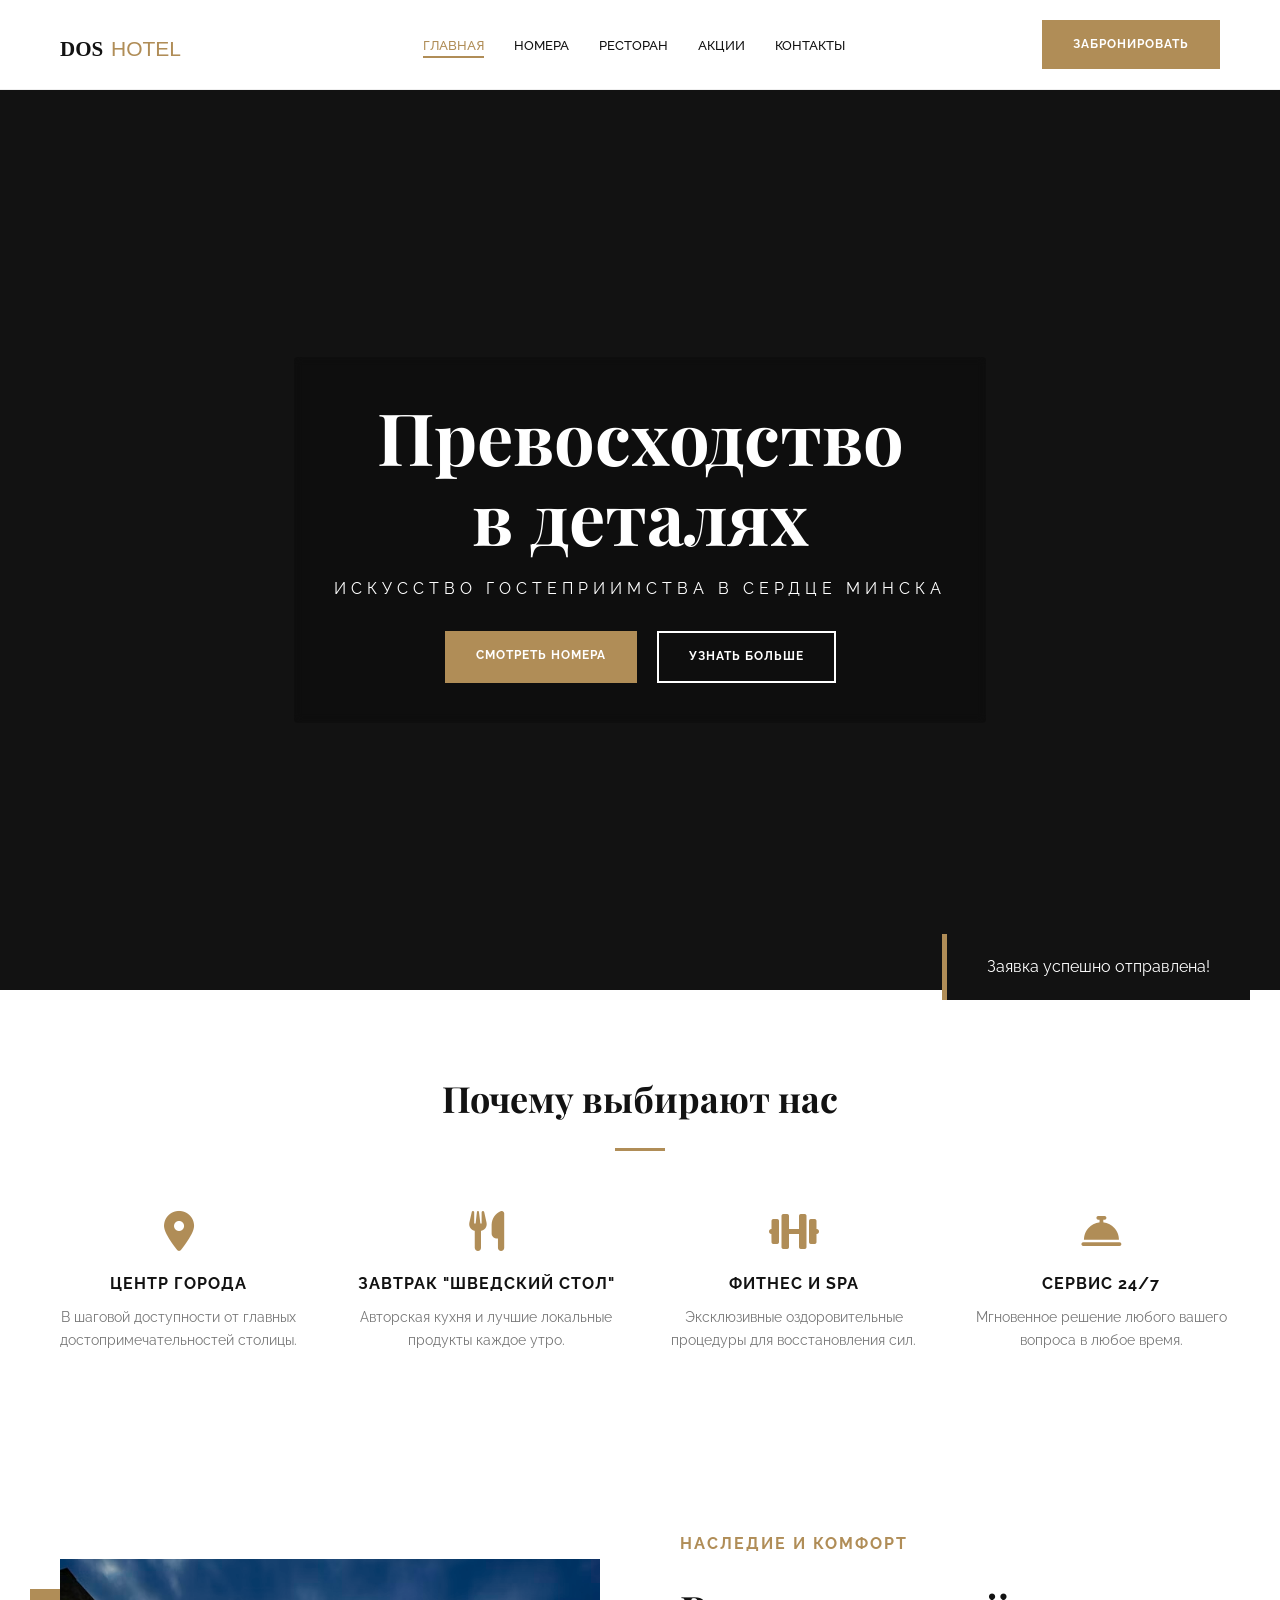
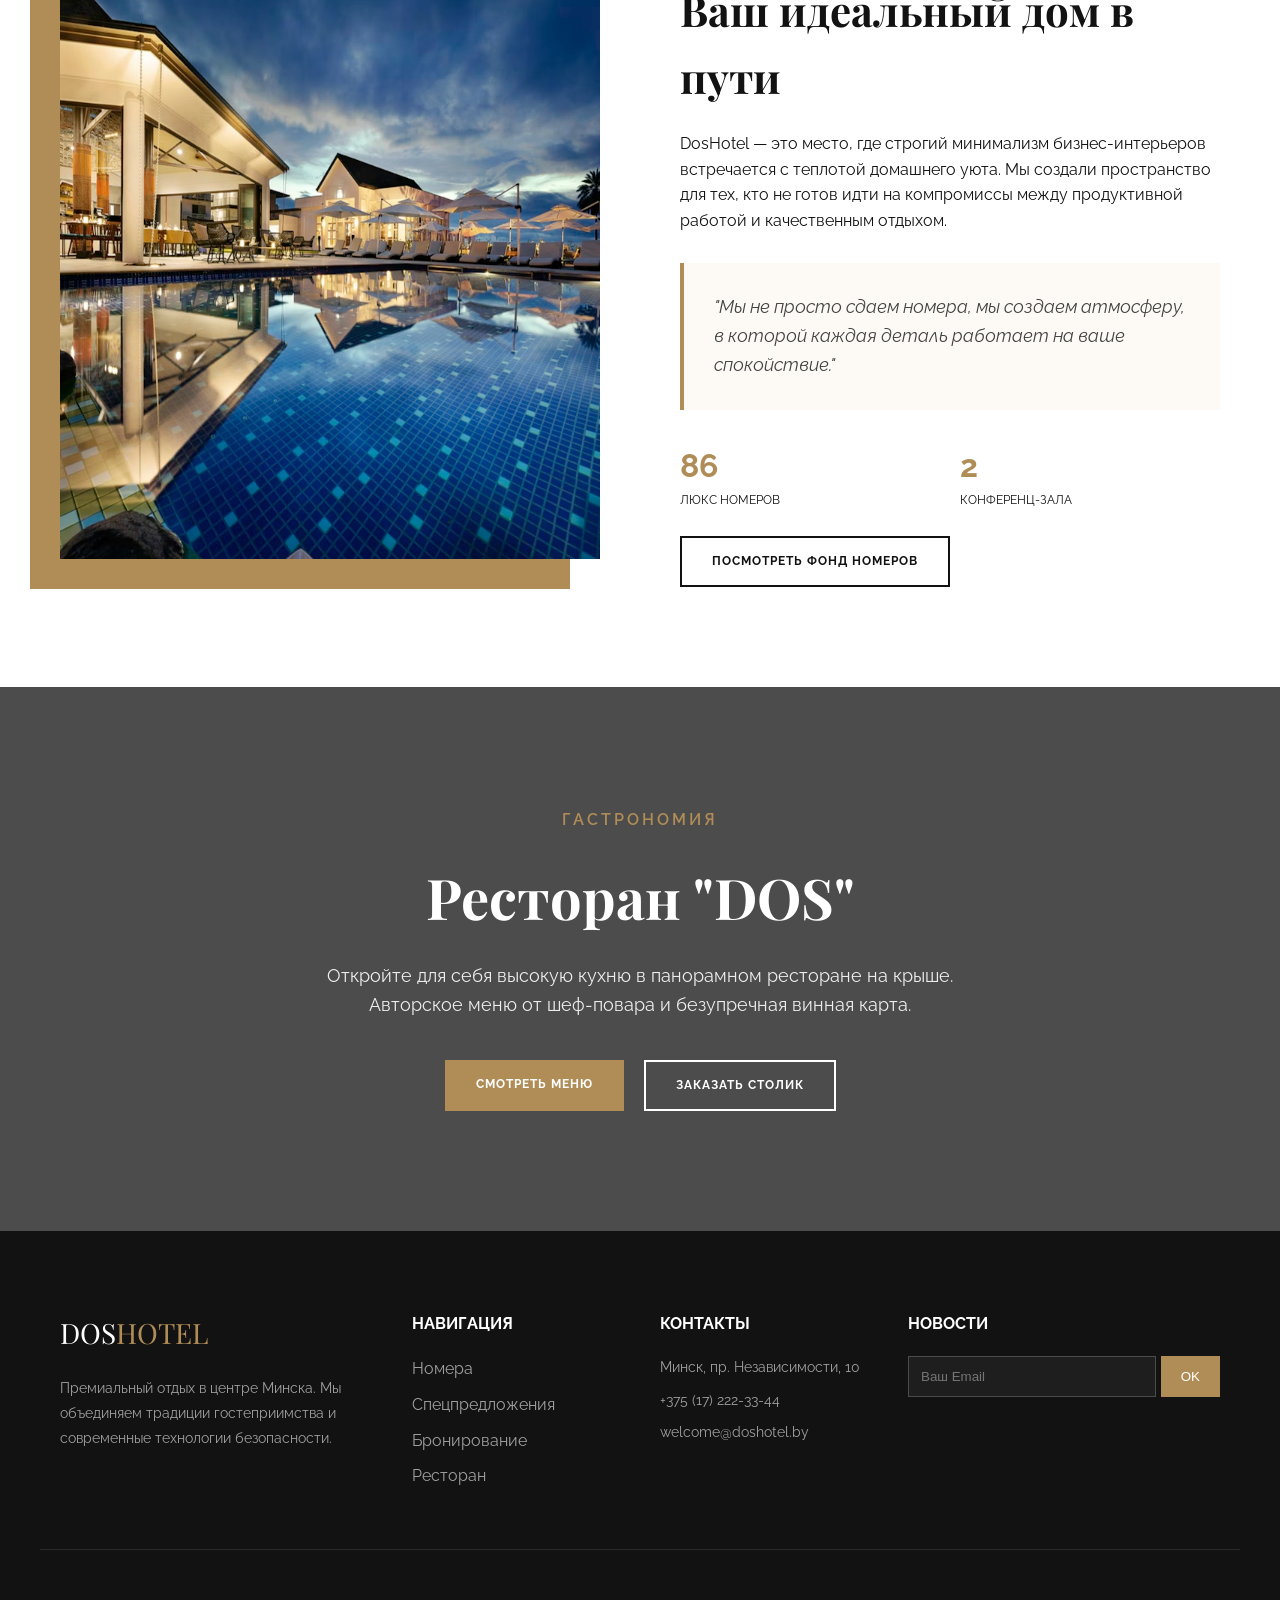
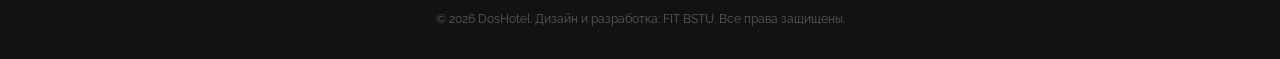
<file: index.html>
<!DOCTYPE html>
<html lang="ru">

<head>
    <meta charset="UTF-8">
    <meta name="viewport" content="width=device-width, initial-scale=1.0">
    <title>DosHotel | Официальный сайт</title>
    <link rel="stylesheet" href="style.css">
    <link rel="stylesheet" href="https://cdnjs.cloudflare.com/ajax/libs/font-awesome/6.0.0/css/all.min.css">
</head>

<body>

    <header class="main-header">
    <div class="container nav-flex">
        <a href="index.html" class="logo">
            <img src="logo.svg" alt="DosHotel" style="height: 30px; width: auto; vertical-align: middle;">
        </a>
        <nav>
            <ul class="nav-menu">
                <li><a href="index.html">Главная</a></li>
                <li><a href="rooms.html">Номера</a></li>
                <li><a href="restaurant.html">Ресторан</a></li>
                <li><a href="offers.html">Акции</a></li>
                <li><a href="contacts.html">Контакты</a></li>
            </ul>
        </nav>
        <a href="booking.html" class="btn btn-gold">Забронировать</a>
        <button class="burger" type="button" aria-label="Открыть меню">
            <span></span>
            <span></span>
            <span></span>
        </button>
    </div>
</header>

    <section class="hero-slider">
        <div class="slide"></div>
        <div class="slide"></div>
        <div class="slide"></div>
        <div class="slide"></div>

        <div class="hero-content">
            <div class="container"
                style="background: rgba(0,0,0,0.2); padding: 40px; backdrop-filter: blur(4px); border-radius: 4px;">
                <h1 style="font-family: 'Playfair Display'; font-size: 72px; line-height: 1.1;">Превосходство <br> в
                    деталях</h1>
                <p style="letter-spacing: 5px; text-transform: uppercase; margin: 20px 0;">Искусство гостеприимства в
                    сердце Минска</p>
                <div style="margin-top: 30px; display: flex; gap: 20px; justify-content: center;">
                    <a href="rooms.html" class="btn btn-gold">Смотреть номера</a>
                    <a href="#about" class="btn btn-outline" style="color: white; border-color: white;">Узнать
                        больше</a>
                </div>
            </div>
        </div>
    </section>

    <section class="features container">
        <div style="text-align: center; margin-bottom: 60px;">
            <h2 style="font-family: 'Playfair Display'; font-size: 36px;">Почему выбирают нас</h2>
            <div style="width: 50px; height: 3px; background: #b08d57; margin: 20px auto;"></div>
        </div>
        <div class="features-grid">
            <div class="feature-item">
                <i class="fas fa-map-marker-alt"></i>
                <h4>Центр города</h4>
                <p>В шаговой доступности от главных достопримечательностей столицы.</p>
            </div>
            <div class="feature-item">
                <i class="fas fa-utensils"></i>
                <h4>Завтрак "Шведский стол"</h4>
                <p>Авторская кухня и лучшие локальные продукты каждое утро.</p>
            </div>
            <div class="feature-item">
                <i class="fas fa-dumbbell"></i>
                <h4>Фитнес и SPA</h4>
                <p>Эксклюзивные оздоровительные процедуры для восстановления сил.</p>
            </div>
            <div class="feature-item">
                <i class="fas fa-concierge-bell"></i>
                <h4>Сервис 24/7</h4>
                <p>Мгновенное решение любого вашего вопроса в любое время.</p>
            </div>
        </div>
    </section>

    <section id="about" class="hotel-story" style="padding: 100px 0; background: #fff;">
        <div class="container">
            <div class="story-grid"
                style="display: grid; grid-template-columns: 1fr 1fr; gap: 80px; align-items: center;">
                <div class="about-img"
                    style="height: 600px; background: url(img/index1.png) center/cover; box-shadow: -30px 30px 0 #b08d57;">
                </div>
                <div class="story-text">
                    <span style="color: #b08d57; font-weight: 700; letter-spacing: 2px;">НАСЛЕДИЕ И КОМФОРТ</span>
                    <h2 style="font-family: 'Playfair Display'; font-size: 42px; margin: 20px 0;">Ваш идеальный дом в
                        пути</h2>
                    <p>DosHotel — это место, где строгий минимализм бизнес-интерьеров встречается с теплотой домашнего
                        уюта. Мы создали пространство для тех, кто не готов идти на компромиссы между продуктивной
                        работой и качественным отдыхом.</p>

                    <div style="margin: 30px 0; padding: 30px; background: #fdfaf5; border-left: 4px solid #b08d57;">
                        <p style="font-style: italic; font-size: 18px; color: #444;">"Мы не просто сдаем номера, мы
                            создаем атмосферу, в которой каждая деталь работает на ваше спокойствие."</p>
                    </div>

                    <div class="stats-grid" style="display: grid; grid-template-columns: 1fr 1fr; gap: 20px;">
                        <div>
                            <h3 style="color: #b08d57; font-size: 32px;">86</h3>
                            <p style="font-size: 12px; text-transform: uppercase;">Люкс номеров</p>
                        </div>
                        <div>
                            <h3 style="color: #b08d57; font-size: 32px;">2</h3>
                            <p style="font-size: 12px; text-transform: uppercase;">Конференц-зала</p>
                        </div>
                    </div>
                    <br>
                    <a href="rooms.html" class="btn btn-outline">Посмотреть фонд номеров</a>
                </div>
            </div>
        </div>
    </section>

    <section class="home-restaurant"
        style="padding: 120px 0; background: linear-gradient(rgba(0,0,0,0.7), rgba(0,0,0,0.7)), url(img/index2.png) center/cover fixed; color: white; text-align: center;">
        <div class="container">
            <span
                style="color: #b08d57; text-transform: uppercase; letter-spacing: 3px; font-weight: 600;">Гастрономия</span>
            <h2 style="font-family: 'Playfair Display'; font-size: 56px; margin: 20px 0;">Ресторан "DOS"</h2>
            <p style="max-width: 700px; margin: 0 auto 40px; opacity: 0.9; font-size: 18px;">
                Откройте для себя высокую кухню в панорамном ресторане на крыше. Авторское меню от шеф-повара и
                безупречная винная карта.
            </p>
            <div style="display: flex; gap: 20px; justify-content: center;">
                <a href="restaurant.html" class="btn btn-gold">Смотреть меню</a>
                <a href="contacts.html" class="btn btn-outline" style="border-color: white; color: white;">Заказать
                    столик</a>
            </div>
        </div>
    </section>

    <footer class="main-footer">
        <div class="container footer-grid">
            <div>
                <a href="#" class="logo" style="color: white;">DOS<span>HOTEL</span></a>
                <p style="margin-top: 20px; font-size: 14px; line-height: 1.8;">Премиальный отдых в центре Минска. Мы
                    объединяем традиции гостеприимства и современные технологии безопасности.</p>
            </div>
            <div>
                <h4>Навигация</h4>
                <ul>
                    <li><a href="rooms.html">Номера</a></li>
                    <li><a href="offers.html">Спецпредложения</a></li>
                    <li><a href="booking.html">Бронирование</a></li>
                    <li><a href="restaurant.html">Ресторан</a></li>
                </ul>
            </div>
            <div>
                <h4>Контакты</h4>
                <p style="font-size: 14px; margin-bottom: 10px;">Минск, пр. Независимости, 10</p>
                <p style="font-size: 14px; margin-bottom: 10px;">+375 (17) 222-33-44</p>
                <p style="font-size: 14px;">welcome@doshotel.by</p>
            </div>
            <div>
                <h4>Новости</h4>
                <form style="margin-top: 15px; display: flex; gap: 5px;">
                    <input type="email" placeholder="Ваш Email"
                        style="background: rgba(255,255,255,0.05); border: 1px solid rgba(255,255,255,0.2); padding: 12px; color: white; flex: 1;">
                    <button class="btn-gold" style="padding: 12px 20px; cursor: pointer; border: none;">OK</button>
                </form>
            </div>
        </div>
        <div class="container" style="text-align: center; margin-top: 60px; font-size: 12px; opacity: 0.5;">
            &copy; 2026 DosHotel. Дизайн и разработка: FIT BSTU. Все права защищены.
        </div>
    </footer>

    <div id="toast" class="toast">Заявка успешно отправлена!</div>
    <script src="script.js"></script>
</body>

</html>
</file>
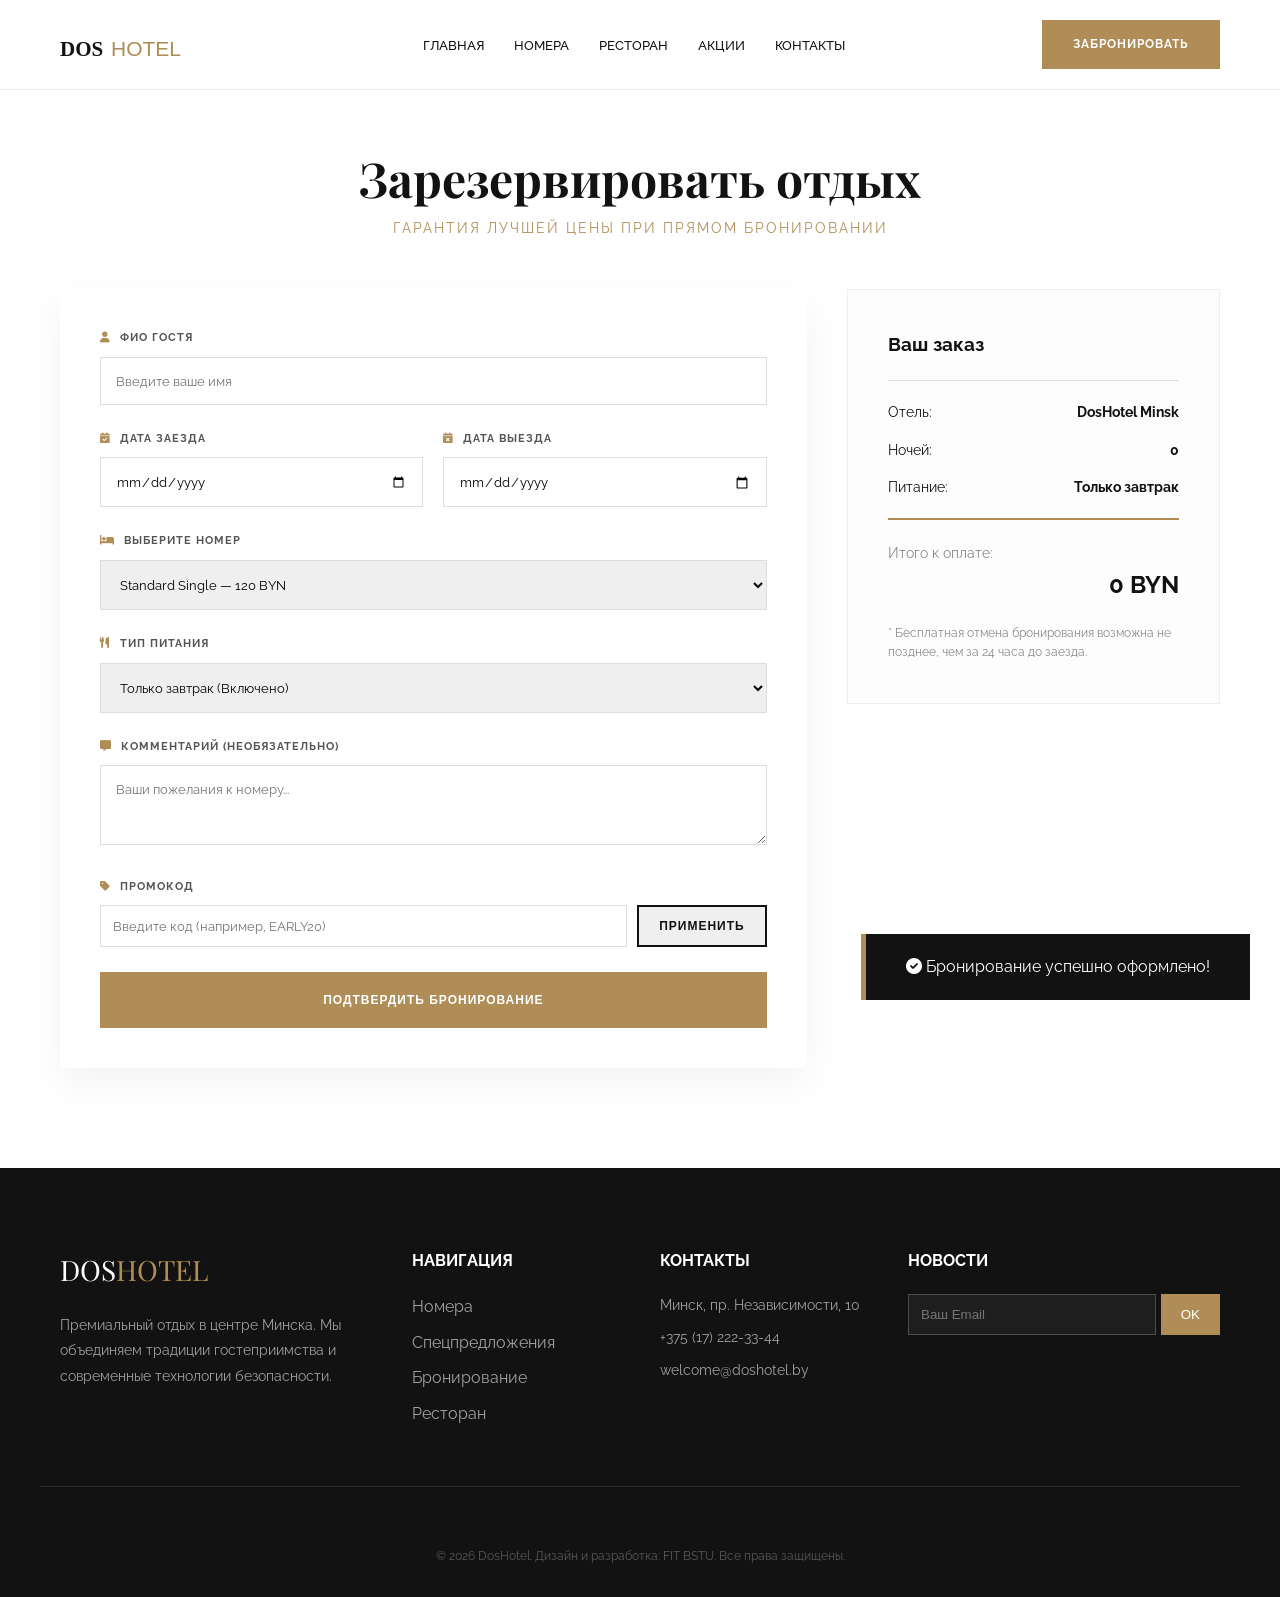
<file: booking.html>
<!DOCTYPE html>
<html lang="ru">

<head>
    <meta charset="UTF-8">
    <meta name="viewport" content="width=device-width, initial-scale=1.0">
    <title>Бронирование | DosHotel — Официальный сайт</title>
    <link rel="stylesheet" href="style.css">
    <link rel="stylesheet" href="https://cdnjs.cloudflare.com/ajax/libs/font-awesome/6.0.0/css/all.min.css">
</head>

<body class="page-sticky-footer">

    <header class="main-header">
        <div class="container nav-flex">
            <a href="index.html" class="logo">
                <img src="logo.svg" alt="DosHotel" style="height: 30px; width: auto; vertical-align: middle;">
            </a>
            <nav>
                <ul class="nav-menu">
                    <li><a href="index.html">Главная</a></li>
                    <li><a href="rooms.html">Номера</a></li>
                    <li><a href="restaurant.html">Ресторан</a></li>
                    <li><a href="offers.html">Акции</a></li>
                    <li><a href="contacts.html">Контакты</a></li>
                </ul>
            </nav>
            <a href="booking.html" class="btn btn-gold">Забронировать</a>
            <button class="burger" type="button" aria-label="Открыть меню">
                <span></span>
                <span></span>
                <span></span>
            </button>
        </div>
    </header>

    <main class="booking-page">
        <div class="container">
            <div class="booking-header" style="text-align: center; margin-bottom: 50px; padding-top: 50px;">
                <h1 style="font-family: 'Playfair Display'; font-size: 48px;">Зарезервировать отдых</h1>
                <p style="color: #b08d57; letter-spacing: 2px; text-transform: uppercase; font-size: 14px;">Гарантия
                    лучшей цены при прямом бронировании</p>
            </div>

            <div class="booking-wrapper">
                <div class="form-container">
                    <form id="bookingForm">
                        <div class="form-group">
                            <label><i class="fas fa-user"></i> ФИО Гостя</label>
                            <input type="text" placeholder="Введите ваше имя" required>
                        </div>

                        <div style="display: grid; grid-template-columns: 1fr 1fr; gap: 20px;">
                            <div class="form-group">
                                <label><i class="fas fa-calendar-check"></i> Дата заезда</label>
                                <input type="date" id="checkIn" required>
                            </div>
                            <div class="form-group">
                                <label><i class="fas fa-calendar-times"></i> Дата выезда</label>
                                <input type="date" id="checkOut" required>
                            </div>
                        </div>

                        <div class="form-group">
                            <label><i class="fas fa-bed"></i> Выберите номер</label>
                            <select id="roomType" style="width: 100%; padding: 15px; border: 1px solid #ddd;">
                                <option value="120">Standard Single — 120 BYN</option>
                                <option value="180">Superior Double — 180 BYN</option>
                                <option value="250">Business Studio — 250 BYN</option>
                                <option value="350">Family Suite — 350 BYN</option>
                                <option value="500">Loft Apartment — 500 BYN</option>
                                <option value="950">Royal Lux — 950 BYN</option>
                            </select>
                        </div>

                        <div class="form-group">
                            <label><i class="fas fa-utensils"></i> Тип питания</label>
                            <select id="mealType" style="width: 100%; padding: 15px; border: 1px solid #ddd;">
                                <option value="0">Только завтрак (Включено)</option>
                                <option value="40">Полупансион (Завтрак + Ужин) — 40 BYN/день</option>
                                <option value="75">Полный пансион (3-х разовое) — 75 BYN/день</option>
                                <option value="120">All Inclusive — 120 BYN/день</option>
                            </select>
                        </div>

                        <div class="form-group">
                            <label><i class="fas fa-comment-alt"></i> Комментарий (необязательно)</label>
                            <textarea rows="3" placeholder="Ваши пожелания к номеру..."></textarea>
                        </div>

                        <div class="form-group">
                            <label><i class="fas fa-tag"></i> Промокод</label>
                            <div style="display: flex; gap: 10px;">
                                <input type="text" id="promoCode" placeholder="Введите код (например, EARLY20)"
                                    style="flex: 1; padding: 12px; border: 1px solid #ddd;">
                                <button type="button" id="applyPromo" class="btn btn-outline"
                                    style="padding: 10px 20px;">Применить</button>
                            </div>
                            <small id="promoMessage" style="display: block; margin-top: 5px; font-size: 12px;"></small>
                        </div>

                        <button type="submit" class="btn btn-gold" style="width: 100%; padding: 20px;">
                            Подтвердить бронирование
                        </button>
                    </form>
                </div>

                <aside class="booking-summary">
                    <h3>Ваш заказ</h3>
                    <hr style="border: none; border-top: 1px solid #ddd; margin: 20px 0;">

                    <div class="summary-item">
                        <span>Отель:</span>
                        <strong>DosHotel Minsk</strong>
                    </div>
                    <div class="summary-item">
                        <span>Ночей:</span>
                        <strong id="nightsCount">0</strong>
                    </div>
                    <div class="summary-item">
                        <span>Питание:</span>
                        <strong id="mealSummary">Только завтрак</strong>
                    </div>

                    <div class="summary-item" id="discountItem"
                        style="display: none; color: #e74c3c; margin-top: 10px;">
                        <span>Скидка:</span>
                        <strong id="discountValue">0 BYN</strong>
                    </div>

                    <div class="total-price-block"
                        style="margin-top: 20px; padding-top: 20px; border-top: 2px solid #b08d57;">
                        <span>Итого к оплате:</span>
                        <div style="display: flex; flex-direction: column; align-items: flex-end;">
                            <del id="oldPrice"
                                style="color: #888; font-size: 16px; display: none; margin-bottom: 5px;">0 BYN</del>
                            <h2 id="totalPrice" style="margin: 0;">0 BYN</h2>
                        </div>
                    </div>

                    <p style="font-size: 12px; color: #888; margin-top: 20px;">
                        * Бесплатная отмена бронирования возможна не позднее, чем за 24 часа до заезда.
                    </p>
                </aside>
            </div>
        </div>
    </main>

    <div id="toast" class="toast">
        <i class="fas fa-check-circle"></i> Бронирование успешно оформлено!
    </div>

    <footer class="main-footer">
        <div class="container footer-grid">
            <div>
                <a href="#" class="logo" style="color: white;">DOS<span>HOTEL</span></a>
                <p style="margin-top: 20px; font-size: 14px; line-height: 1.8;">Премиальный отдых в центре Минска. Мы
                    объединяем традиции гостеприимства и современные технологии безопасности.</p>
            </div>
            <div>
                <h4>Навигация</h4>
                <ul>
                    <li><a href="rooms.html">Номера</a></li>
                    <li><a href="offers.html">Спецпредложения</a></li>
                    <li><a href="booking.html">Бронирование</a></li>
                    <li><a href="restaurant.html">Ресторан</a></li>
                </ul>
            </div>
            <div>
                <h4>Контакты</h4>
                <p style="font-size: 14px; margin-bottom: 10px;">Минск, пр. Независимости, 10</p>
                <p style="font-size: 14px; margin-bottom: 10px;">+375 (17) 222-33-44</p>
                <p style="font-size: 14px;">welcome@doshotel.by</p>
            </div>
            <div>
                <h4>Новости</h4>
                <form id="subscribeForm" style="margin-top: 15px; display: flex; gap: 5px;">
                    <input type="email" placeholder="Ваш Email" required
                        style="background: rgba(255,255,255,0.05); border: 1px solid rgba(255,255,255,0.2); padding: 12px; color: white; flex: 1;">
                    <button type="submit" class="btn-gold"
                        style="padding: 12px 20px; cursor: pointer; border: none;">OK</button>
                </form>
            </div>
        </div>
        <div class="container" style="text-align: center; margin-top: 60px; font-size: 12px; opacity: 0.5;">
            &copy; 2026 DosHotel. Дизайн и разработка: FIT BSTU. Все права защищены.
        </div>
    </footer>

    <script src="script.js"></script>
</body>

</html>
</file>
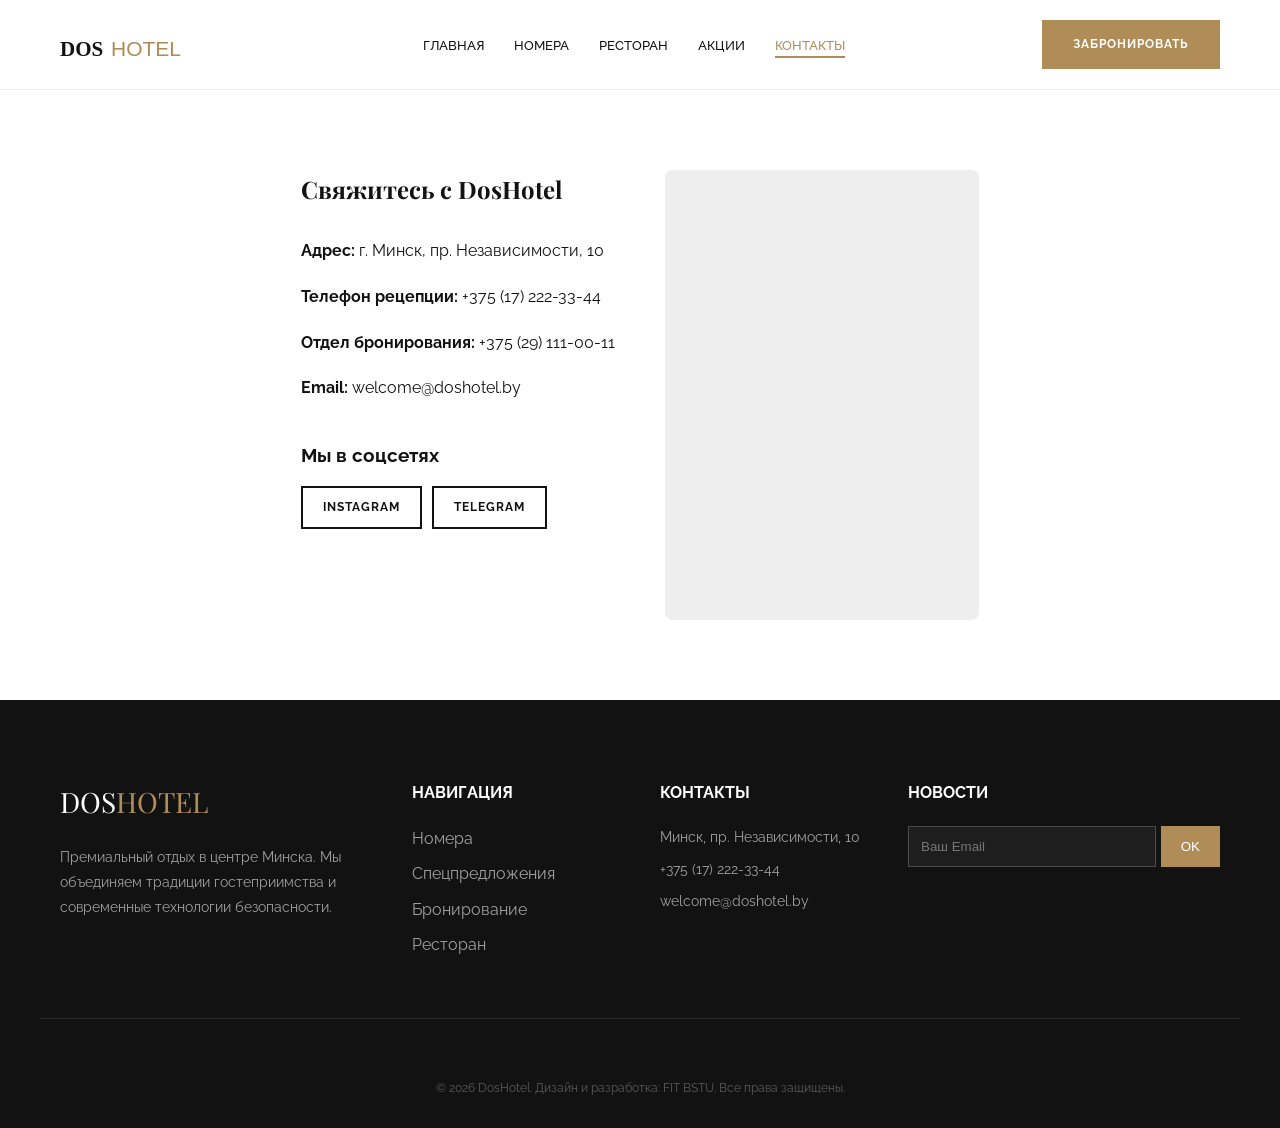
<file: contacts.html>
<!DOCTYPE html>
<html lang="ru">

<head>
    <meta charset="UTF-8">
    <meta name="viewport" content="width=device-width, initial-scale=1.0">
    <title>Контакты | DosHotel</title>
    <link rel="stylesheet" href="style.css">
</head>

<body class="page-sticky-footer">

    <header class="main-header">
        <div class="container nav-flex">
            <a href="index.html" class="logo">
                <img src="logo.svg" alt="DosHotel" style="height: 30px; width: auto; vertical-align: middle;">
            </a>
            <nav>
                <ul class="nav-menu">
                    <li><a href="index.html">Главная</a></li>
                    <li><a href="rooms.html">Номера</a></li>
                    <li><a href="restaurant.html">Ресторан</a></li>
                    <li><a href="offers.html">Акции</a></li>
                    <li><a href="contacts.html" class="active">Контакты</a></li>
                </ul>
            </nav>
            <a href="booking.html" class="btn btn-gold ">Забронировать</a>
            <button class="burger" type="button" aria-label="Открыть меню">
                <span></span>
                <span></span>
                <span></span>
            </button>
        </div>
    </header>

    <section class="container page-main-content" style="padding: 80px 0;">
        <div style="display:grid; grid-template-columns: 1fr 1fr; gap: 50px;">
            <div>
                <h1 style="font-family: 'Playfair Display'; margin-bottom: 30px;">Свяжитесь с DosHotel</h1>
                <p style="margin-bottom: 20px;"><strong>Адрес:</strong> г. Минск, пр. Независимости, 10</p>
                <p style="margin-bottom: 20px;"><strong>Телефон рецепции:</strong> +375 (17) 222-33-44</p>
                <p style="margin-bottom: 20px;"><strong>Отдел бронирования:</strong> +375 (29) 111-00-11</p>
                <p style="margin-bottom: 40px;"><strong>Email:</strong> welcome@doshotel.by</p>

                <h3>Мы в соцсетях</h3>
                <div style="display:flex; gap: 10px; margin-top: 15px;">
                    <a href="#" class="btn btn-outline social-link-btn" style="padding: 10px 20px;">Instagram</a>
                    <a href="#" class="btn btn-outline social-link-btn" style="padding: 10px 20px;">Telegram</a>
                </div>
            </div>
            <div style="background: #eee; height: 450px; border-radius: 8px; overflow: hidden;">
                <iframe src="https://yandex.ru/map-widget/v1/?ll=27.548483%2C53.896399&z=17" width="100%" height="100%"
                    frameborder="0"></iframe>
            </div>
        </div>
    </section>
    <footer class="main-footer">
        <div class="container footer-grid">
            <div>
                <a href="#" class="logo" style="color: white;">DOS<span>HOTEL</span></a>
                <p style="margin-top: 20px; font-size: 14px; line-height: 1.8;">Премиальный отдых в центре Минска. Мы
                    объединяем традиции гостеприимства и современные технологии безопасности.</p>
            </div>
            <div>
                <h4>Навигация</h4>
                <ul>
                    <li><a href="rooms.html">Номера</a></li>
                    <li><a href="offers.html">Спецпредложения</a></li>
                    <li><a href="booking.html">Бронирование</a></li>
                    <li><a href="restaurant.html">Ресторан</a></li>
                </ul>
            </div>
            <div>
                <h4>Контакты</h4>
                <p style="font-size: 14px; margin-bottom: 10px;">Минск, пр. Независимости, 10</p>
                <p style="font-size: 14px; margin-bottom: 10px;">+375 (17) 222-33-44</p>
                <p style="font-size: 14px;">welcome@doshotel.by</p>
            </div>
            <div>
                <h4>Новости</h4>
                <form style="margin-top: 15px; display: flex; gap: 5px;">
                    <input type="email" placeholder="Ваш Email"
                        style="background: rgba(255,255,255,0.05); border: 1px solid rgba(255,255,255,0.2); padding: 12px; color: white; flex: 1;">
                    <button class="btn-gold" style="padding: 12px 20px; cursor: pointer; border: none;">OK</button>
                </form>
            </div>
        </div>
        <div class="container" style="text-align: center; margin-top: 60px; font-size: 12px; opacity: 0.5;">
            &copy; 2026 DosHotel. Дизайн и разработка: FIT BSTU. Все права защищены.
        </div>
    </footer>
    <script src="script.js"></script>
</body>

</html>
</file>
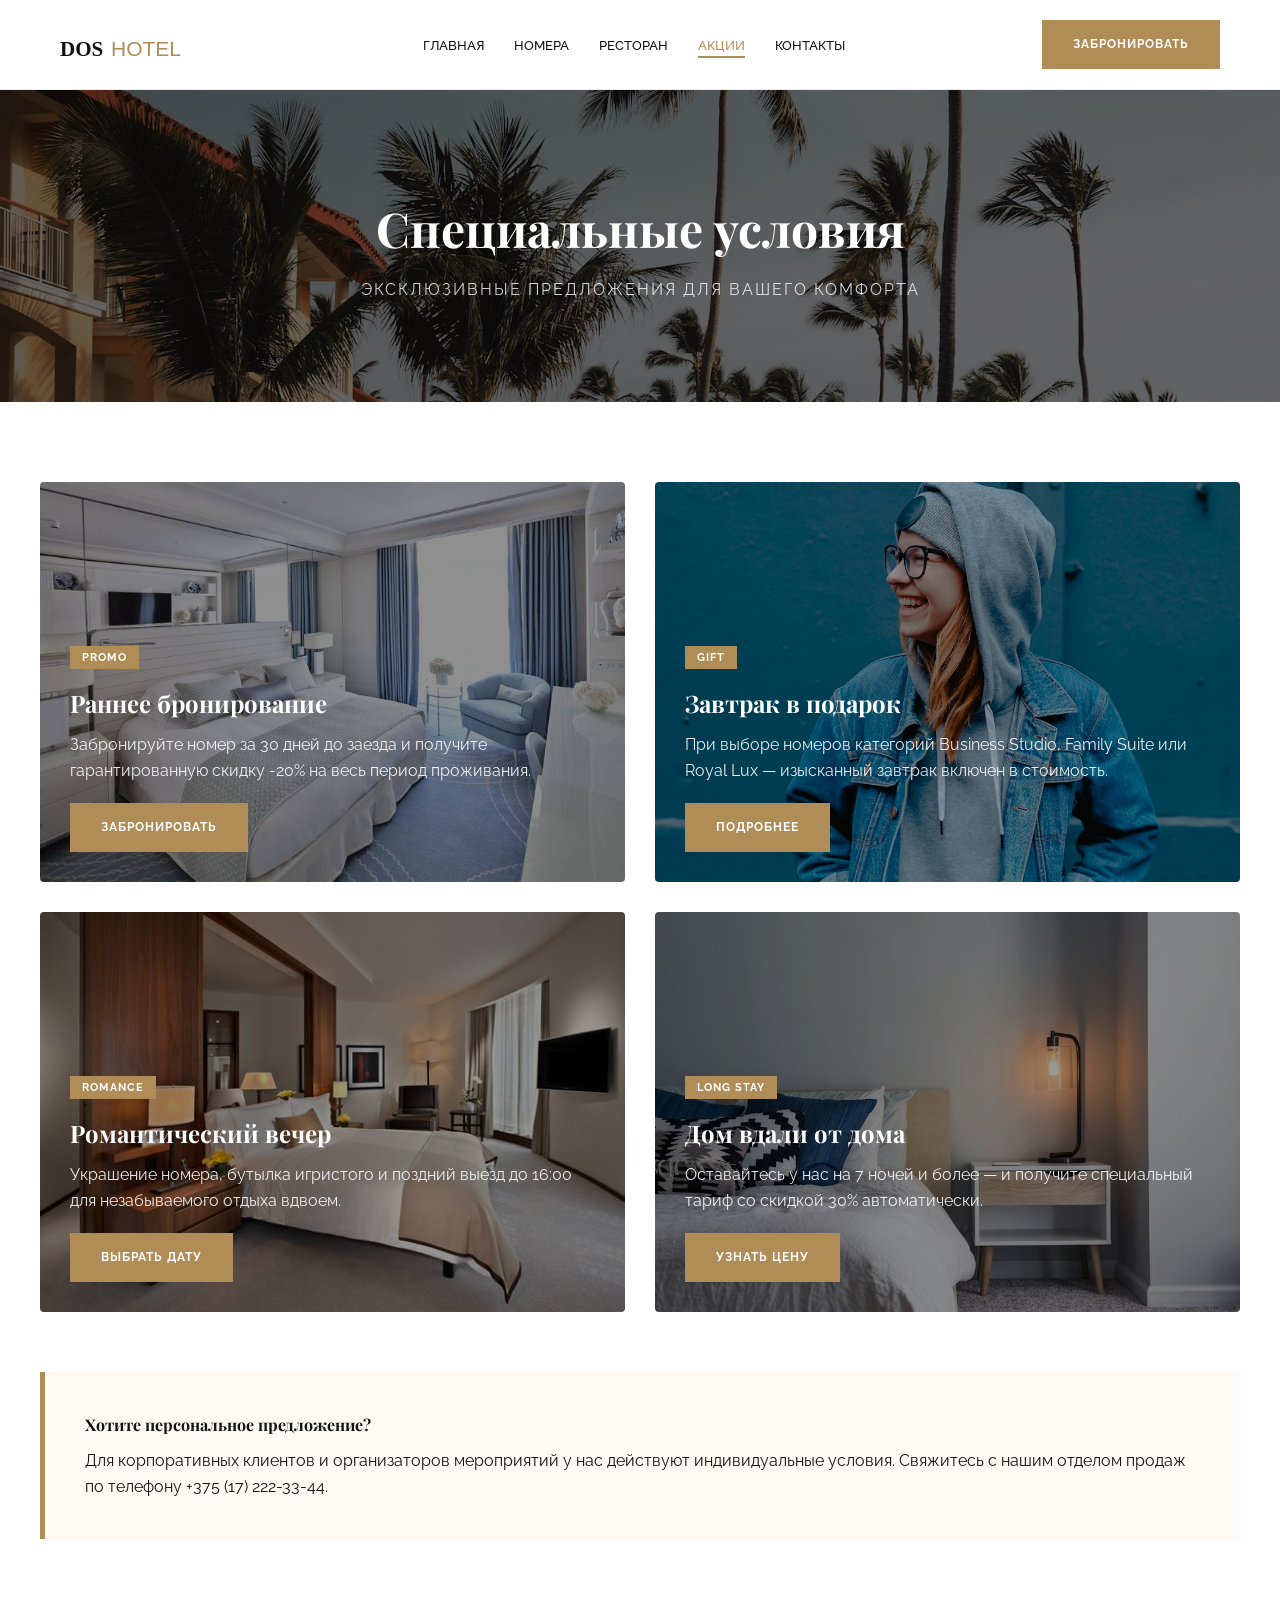
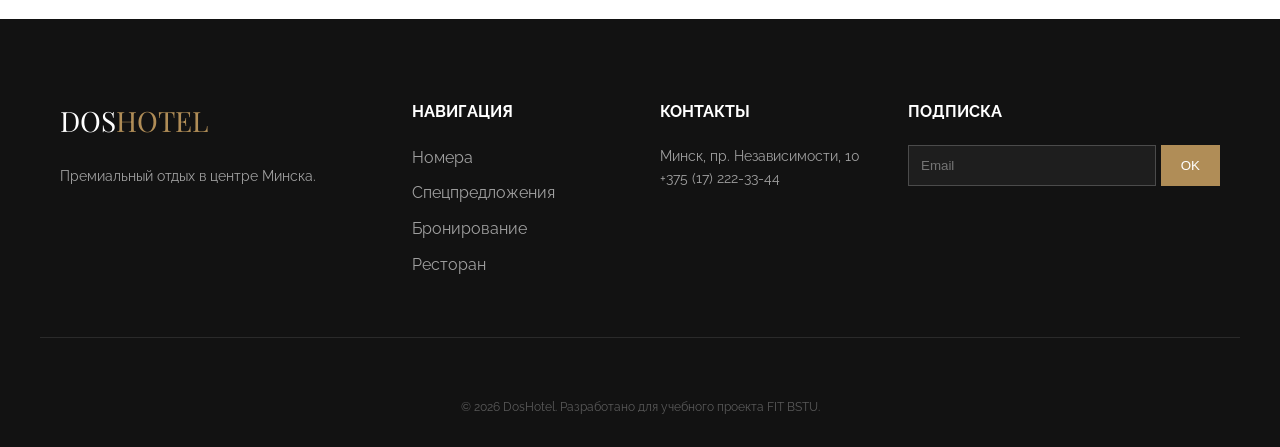
<file: offers.html>
<!DOCTYPE html>
<html lang="ru">

<head>
    <meta charset="UTF-8">
    <meta name="viewport" content="width=device-width, initial-scale=1.0">
    <title>Спецпредложения | DosHotel</title>
    <link rel="stylesheet" href="style.css">
    <link rel="stylesheet" href="https://cdnjs.cloudflare.com/ajax/libs/font-awesome/6.0.0/css/all.min.css">
</head>

<body>
    <header class="main-header">
        <div class="container nav-flex">
            <a href="index.html" class="logo">
                <img src="logo.svg" alt="DosHotel" style="height: 30px; width: auto; vertical-align: middle;">
            </a>
            <nav>
                <ul class="nav-menu">
                    <li><a href="index.html">Главная</a></li>
                    <li><a href="rooms.html">Номера</a></li>
                    <li><a href="restaurant.html">Ресторан</a></li>
                    <li><a href="offers.html" class="active">Акции</a></li>
                    <li><a href="contacts.html">Контакты</a></li>
                </ul>
            </nav>
            <a href="booking.html" class="btn btn-gold ">Забронировать</a>
            <button class="burger" type="button" aria-label="Открыть меню">
                <span></span>
                <span></span>
                <span></span>
            </button>
        </div>
    </header>

    <section
        style="background: linear-gradient(rgba(0,0,0,0.6), rgba(0,0,0,0.6)), url(img/11.png) center/cover; padding: 100px 0; color: white; text-align: center;">
        <div class="container">
            <h1 style="font-family: 'Playfair Display'; font-size: 48px; margin-bottom: 10px;">Специальные условия</h1>
            <p style="letter-spacing: 2px; text-transform: uppercase; opacity: 0.8;">Эксклюзивные предложения для вашего
                комфорта</p>
        </div>
    </section>

    <section class="container" style="padding: 80px 0;">
        <div style="display: grid; grid-template-columns: repeat(auto-fit, minmax(450px, 1fr)); gap: 30px;">

            <div style="position: relative; height: 400px; overflow: hidden; border-radius: 4px;">
                <img src="img/5.png" style="width:100%; height:100%; object-fit:cover; filter: brightness(0.6);"
                    onerror="this.src='img/12.png'">
                <div style="position: absolute; bottom: 30px; left: 30px; color: white; right: 30px;">
                    <span
                        style="background: #b08d57; padding: 5px 12px; font-size: 11px; font-weight: 700; letter-spacing: 1px;">PROMO</span>
                    <h2 style="font-family: 'Playfair Display'; margin: 15px 0 10px;">Раннее бронирование</h2>
                    <p style="margin-bottom: 20px; opacity: 0.9;">Забронируйте номер за 30 дней до заезда и получите
                        гарантированную скидку -20% на весь период проживания.</p>
                    <a href="booking.html?promo=EARLY20" class="btn btn-gold">Забронировать</a>
                </div>
            </div>

            <div style="position: relative; height: 400px; overflow: hidden; border-radius: 4px;">
                <img src="img/13.png" style="width:100%; height:100%; object-fit:cover; filter: brightness(0.6);">
                <div style="position: absolute; bottom: 30px; left: 30px; color: white; right: 30px;">
                    <span
                        style="background: #b08d57; padding: 5px 12px; font-size: 11px; font-weight: 700; letter-spacing: 1px;">GIFT</span>
                    <h2 style="font-family: 'Playfair Display'; margin: 15px 0 10px;">Завтрак в подарок</h2>
                    <p style="margin-bottom: 20px; opacity: 0.9;">При выборе номеров категорий Business Studio, Family
                        Suite или Royal Lux — изысканный завтрак включен в стоимость.</p>
                    <a href="booking.html" class="btn btn-gold">Подробнее</a>
                </div>
            </div>

            <div style="position: relative; height: 400px; overflow: hidden; border-radius: 4px;">
                <img src="img/6.png" style="width:100%; height:100%; object-fit:cover; filter: brightness(0.6);">
                <div style="position: absolute; bottom: 30px; left: 30px; color: white; right: 30px;">
                    <span
                        style="background: #b08d57; padding: 5px 12px; font-size: 11px; font-weight: 700; letter-spacing: 1px;">ROMANCE</span>
                    <h2 style="font-family: 'Playfair Display'; margin: 15px 0 10px;">Романтический вечер</h2>
                    <p style="margin-bottom: 20px; opacity: 0.9;">Украшение номера, бутылка игристого и поздний выезд до
                        16:00 для незабываемого отдыха вдвоем.</p>
                    <a href="booking.html?promo=ROMANCE" class="btn btn-gold">Выбрать дату</a>
                </div>
            </div>

            <div style="position: relative; height: 400px; overflow: hidden; border-radius: 4px;">
                <img src="img/14.png" style="width:100%; height:100%; object-fit:cover; filter: brightness(0.6);">
                <div style="position: absolute; bottom: 30px; left: 30px; color: white; right: 30px;">
                    <span
                        style="background: #b08d57; padding: 5px 12px; font-size: 11px; font-weight: 700; letter-spacing: 1px;">LONG
                        STAY</span>
                    <h2 style="font-family: 'Playfair Display'; margin: 15px 0 10px;">Дом вдали от дома</h2>
                    <p style="margin-bottom: 20px; opacity: 0.9;">Оставайтесь у нас на 7 ночей и более — и получите
                        специальный тариф со скидкой 30% автоматически.</p>
                    <a href="booking.html" class="btn btn-gold">Узнать цену</a>
                </div>
            </div>
        </div>

        <div style="margin-top: 60px; padding: 40px; background: #fdfaf5; border-left: 5px solid #b08d57;">
            <h4 style="font-family: 'Playfair Display'; margin-bottom: 10px;">Хотите персональное предложение?</h4>
            <p>Для корпоративных клиентов и организаторов мероприятий у нас действуют индивидуальные условия. Свяжитесь
                с нашим отделом продаж по телефону +375 (17) 222-33-44.</p>
        </div>
    </section>

    <footer class="main-footer">
        <div class="container footer-grid">
            <div>
                <a href="#" class="logo" style="color: white;">DOS<span>HOTEL</span></a>
                <p style="margin-top: 20px; font-size: 14px; line-height: 1.8;">Премиальный отдых в центре Минска.</p>
            </div>
            <div>
                <h4>Навигация</h4>
                <ul>
                    <li><a href="rooms.html">Номера</a></li>
                    <li><a href="offers.html">Спецпредложения</a></li>
                    <li><a href="booking.html">Бронирование</a></li>
                    <li><a href="restaurant.html">Ресторан</a></li>
                </ul>
            </div>
            <div>
                <h4>Контакты</h4>
                <p style="font-size: 14px;">Минск, пр. Независимости, 10</p>
                <p style="font-size: 14px;">+375 (17) 222-33-44</p>
            </div>
            <div>
                <h4>Подписка</h4>
                <form style="margin-top: 15px; display: flex; gap: 5px;">
                    <input type="email" placeholder="Email"
                        style="background: rgba(255,255,255,0.05); border: 1px solid rgba(255,255,255,0.2); padding: 12px; color: white; flex: 1;">
                    <button class="btn-gold" style="padding: 12px 20px; border: none;">OK</button>
                </form>
            </div>
        </div>
        <div class="container" style="text-align: center; margin-top: 60px; font-size: 12px; opacity: 0.5;">
            &copy; 2026 DosHotel. Разработано для учебного проекта FIT BSTU.
        </div>
    </footer>
    <script src="script.js"></script>
</body>

</html>
</file>
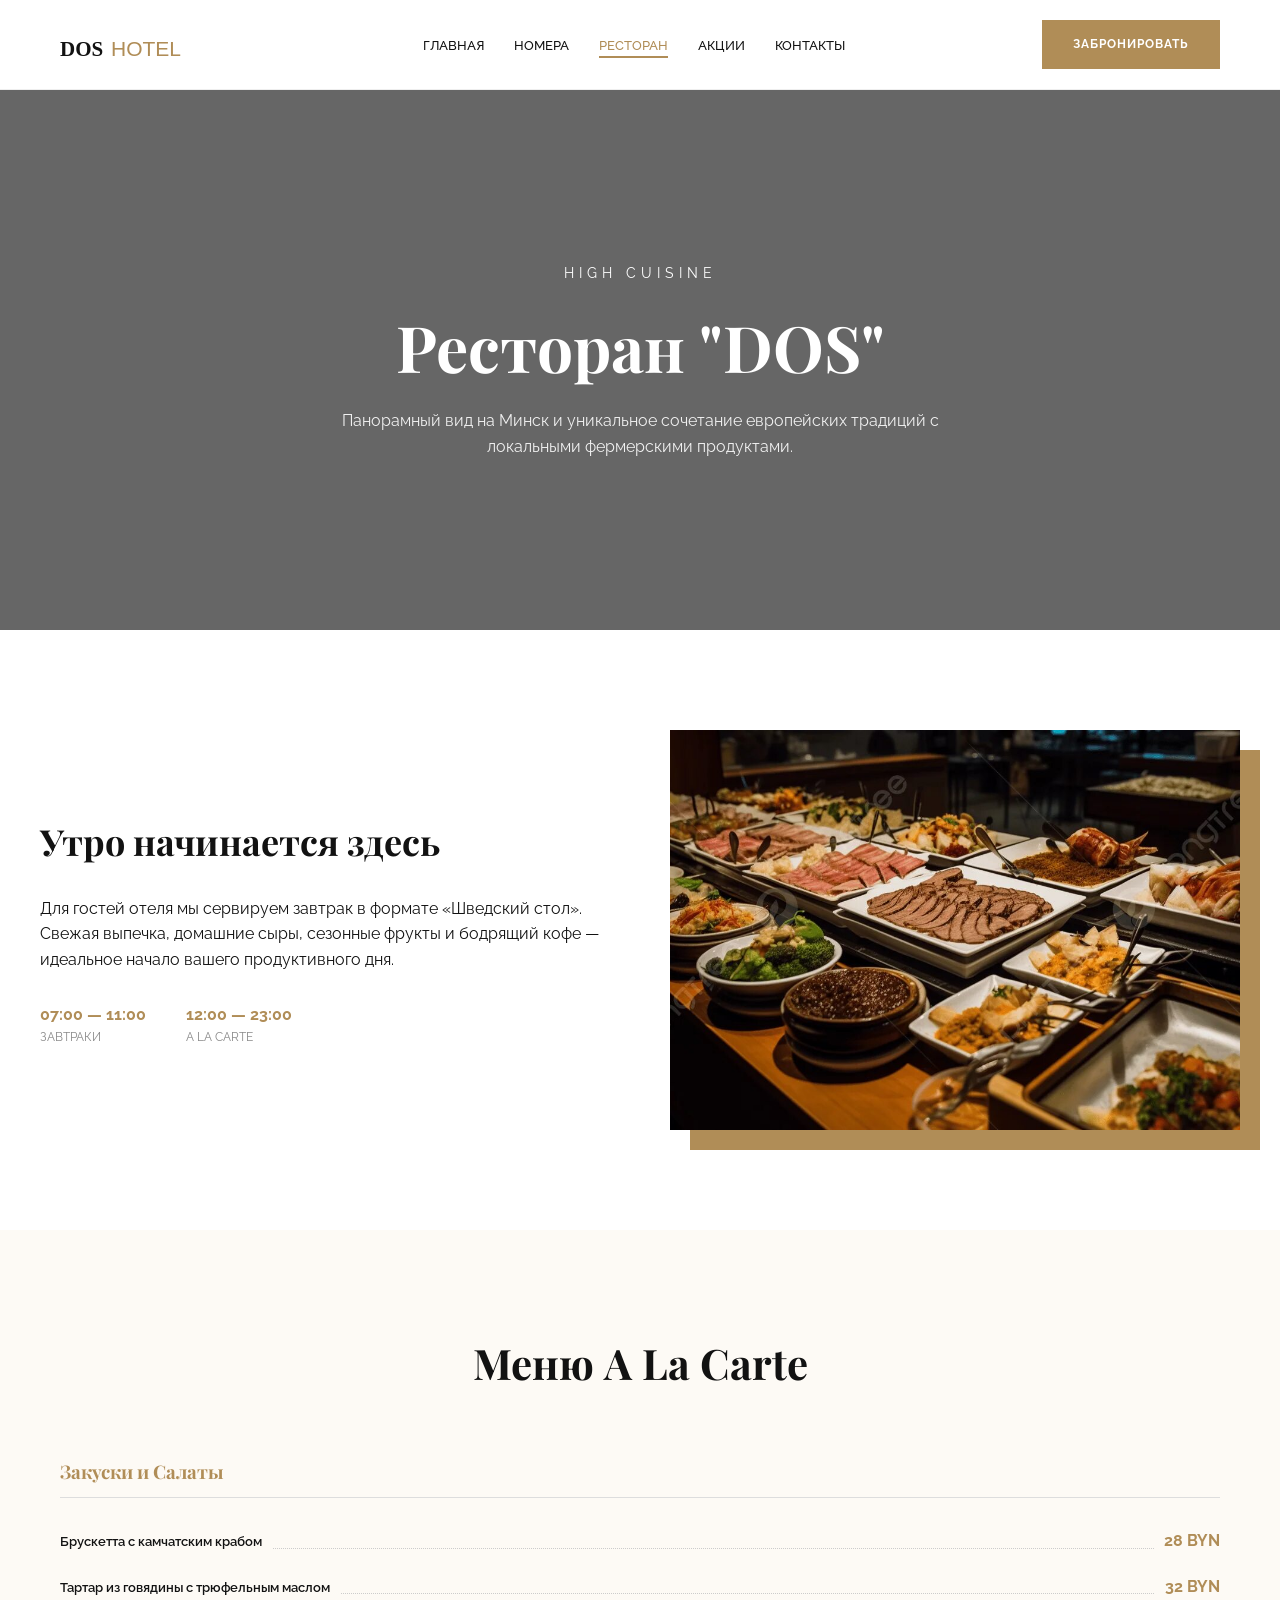
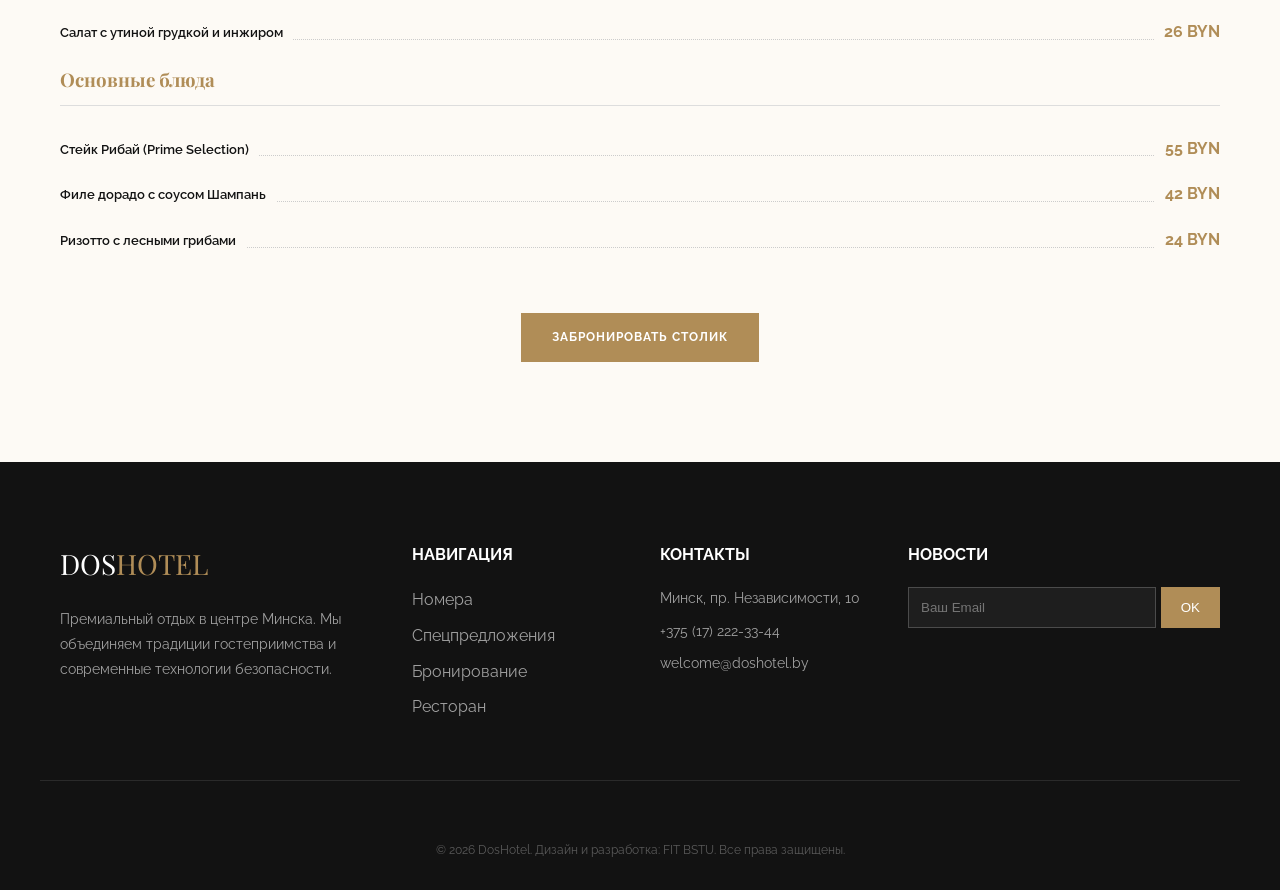
<file: restaurant.html>
<!DOCTYPE html>
<html lang="ru">

<head>
    <meta charset="UTF-8">
    <meta name="viewport" content="width=device-width, initial-scale=1.0">
    <title>Ресторан DOS | DosHotel Minsk</title>
    <link rel="stylesheet" href="style.css">
    <link rel="stylesheet" href="https://cdnjs.cloudflare.com/ajax/libs/font-awesome/6.0.0/css/all.min.css">
</head>

<body>
    <header class="main-header">
        <div class="container nav-flex">
            <a href="index.html" class="logo">
                <img src="logo.svg" alt="DosHotel" style="height: 30px; width: auto; vertical-align: middle;">
            </a>
            <nav>
                <ul class="nav-menu">
                    <li><a href="index.html">Главная</a></li>
                    <li><a href="rooms.html">Номера</a></li>
                    <li><a href="restaurant.html" class="active">Ресторан</a></li>
                    <li><a href="offers.html">Акции</a></li>
                    <li><a href="contacts.html">Контакты</a></li>
                </ul>
            </nav>
            <a href="booking.html" class="btn btn-gold ">Забронировать</a>
            <button class="burger" type="button" aria-label="Открыть меню">
                <span></span>
                <span></span>
                <span></span>
            </button>
        </div>
    </header>

    <section class="restaurant-hero">
        <div class="container" style="text-align: center; color: white;">
            <span style="letter-spacing: 5px; text-transform: uppercase; font-size: 14px;">High Cuisine</span>
            <h1 style="font-family: 'Playfair Display'; font-size: 64px; margin: 10px 0;">Ресторан "DOS"</h1>
            <p style="max-width: 600px; margin: 0 auto; opacity: 0.9;">Панорамный вид на Минск и уникальное сочетание
                европейских традиций с локальными фермерскими продуктами.</p>
        </div>
    </section>

    <section class="container" style="padding: 100px 0;">
        <div style="display: grid; grid-template-columns: 1fr 1fr; gap: 60px; align-items: center;">
            <div>
                <h2 style="font-family: 'Playfair Display'; font-size: 36px; margin-bottom: 25px;">Утро начинается здесь
                </h2>
                <p>Для гостей отеля мы сервируем завтрак в формате «Шведский стол». Свежая выпечка, домашние сыры,
                    сезонные фрукты и бодрящий кофе — идеальное начало вашего продуктивного дня.</p>
                <div style="margin-top: 30px; display: flex; gap: 40px;">
                    <div>
                        <h4 style="color: #b08d57;">07:00 — 11:00</h4>
                        <p style="font-size: 12px; color: #888;">ЗАВТРАКИ</p>
                    </div>
                    <div>
                        <h4 style="color: #b08d57;">12:00 — 23:00</h4>
                        <p style="font-size: 12px; color: #888;">A LA CARTE</p>
                    </div>
                </div>
            </div>
            <div style="height: 400px; background: url('img/7.png') center/cover; box-shadow: 20px 20px 0 #b08d57;">
            </div>
        </div>
    </section>

    <section style="background: #fdfaf5; padding: 100px 0;">
        <div class="container">
            <h2 style="font-family: 'Playfair Display'; text-align: center; margin-bottom: 60px; font-size: 42px;">Меню
                A La Carte</h2>

            <div class="menu-grid">
                <div>
                    <h3
                        style="font-family: 'Playfair Display'; color: #b08d57; margin-bottom: 30px; border-bottom: 1px solid #ddd; padding-bottom: 10px;">
                        Закуски и Салаты</h3>
                    <div class="menu-item">
                        <h5>Брускетта с камчатским крабом</h5>
                        <span class="price">28 BYN</span>
                    </div>
                    <div class="menu-item">
                        <h5>Тартар из говядины с трюфельным маслом</h5>
                        <span class="price">32 BYN</span>
                    </div>
                    <div class="menu-item">
                        <h5>Салат с утиной грудкой и инжиром</h5>
                        <span class="price">26 BYN</span>
                    </div>
                </div>

                <div>
                    <h3
                        style="font-family: 'Playfair Display'; color: #b08d57; margin-bottom: 30px; border-bottom: 1px solid #ddd; padding-bottom: 10px;">
                        Основные блюда</h3>
                    <div class="menu-item">
                        <h5>Стейк Рибай (Prime Selection)</h5>
                        <span class="price">55 BYN</span>
                    </div>
                    <div class="menu-item">
                        <h5>Филе дорадо с соусом Шампань</h5>
                        <span class="price">42 BYN</span>
                    </div>
                    <div class="menu-item">
                        <h5>Ризотто с лесными грибами</h5>
                        <span class="price">24 BYN</span>
                    </div>
                </div>
            </div>

            <div style="text-align: center; margin-top: 60px;">
                <a href="contacts.html" class="btn btn-gold">Забронировать столик</a>
            </div>
        </div>
    </section>

    <footer class="main-footer">
        <div class="container footer-grid">
            <div>
                <a href="#" class="logo" style="color: white;">DOS<span>HOTEL</span></a>
                <p style="margin-top: 20px; font-size: 14px; line-height: 1.8;">Премиальный отдых в центре Минска. Мы
                    объединяем традиции гостеприимства и современные технологии безопасности.</p>
            </div>
            <div>
                <h4>Навигация</h4>
                <ul>
                    <li><a href="rooms.html">Номера</a></li>
                    <li><a href="offers.html">Спецпредложения</a></li>
                    <li><a href="booking.html">Бронирование</a></li>
                    <li><a href="restaurant.html">Ресторан</a></li>
                </ul>
            </div>
            <div>
                <h4>Контакты</h4>
                <p style="font-size: 14px; margin-bottom: 10px;">Минск, пр. Независимости, 10</p>
                <p style="font-size: 14px; margin-bottom: 10px;">+375 (17) 222-33-44</p>
                <p style="font-size: 14px;">welcome@doshotel.by</p>
            </div>
            <div>
                <h4>Новости</h4>
                <form style="margin-top: 15px; display: flex; gap: 5px;">
                    <input type="email" placeholder="Ваш Email"
                        style="background: rgba(255,255,255,0.05); border: 1px solid rgba(255,255,255,0.2); padding: 12px; color: white; flex: 1;">
                    <button class="btn-gold" style="padding: 12px 20px; cursor: pointer; border: none;">OK</button>
                </form>
            </div>
        </div>
        <div class="container" style="text-align: center; margin-top: 60px; font-size: 12px; opacity: 0.5;">
            &copy; 2026 DosHotel. Дизайн и разработка: FIT BSTU. Все права защищены.
        </div>
    </footer>
    <script src="script.js"></script>
</body>

</html>
</file>
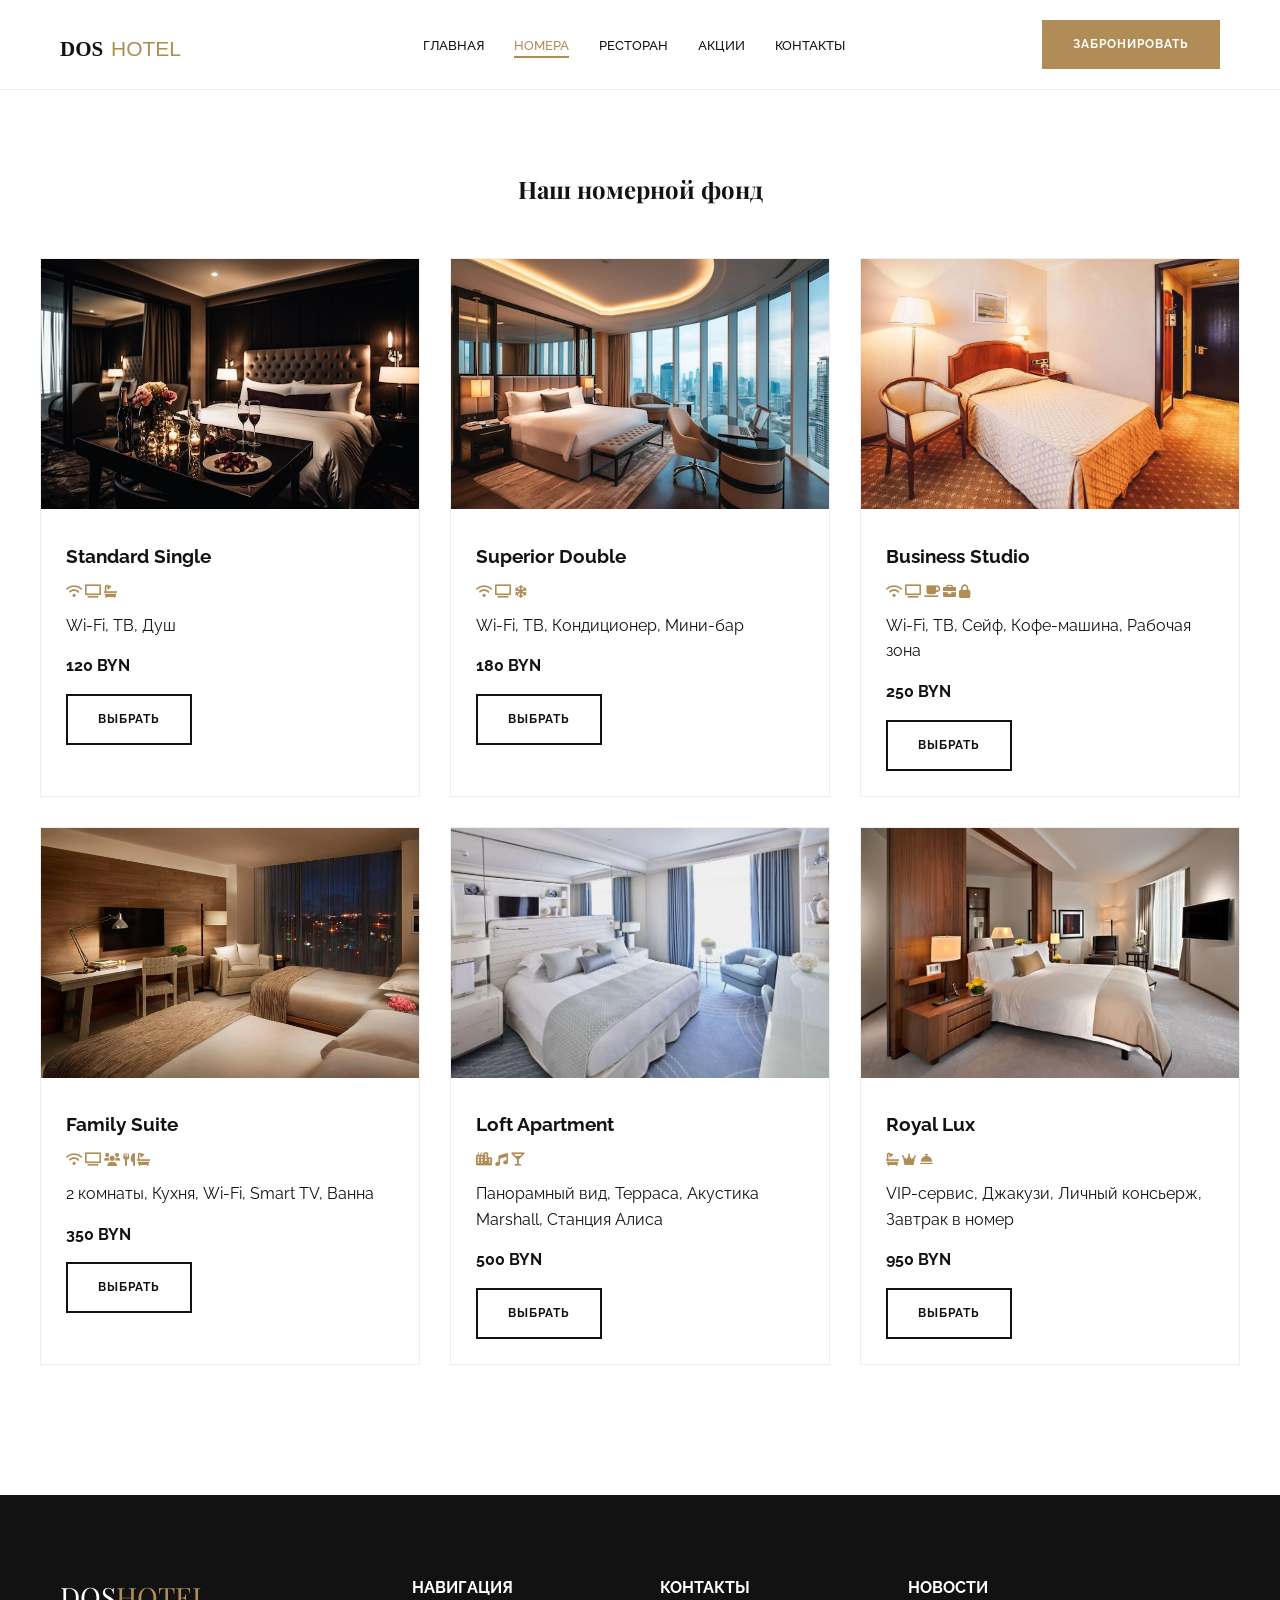
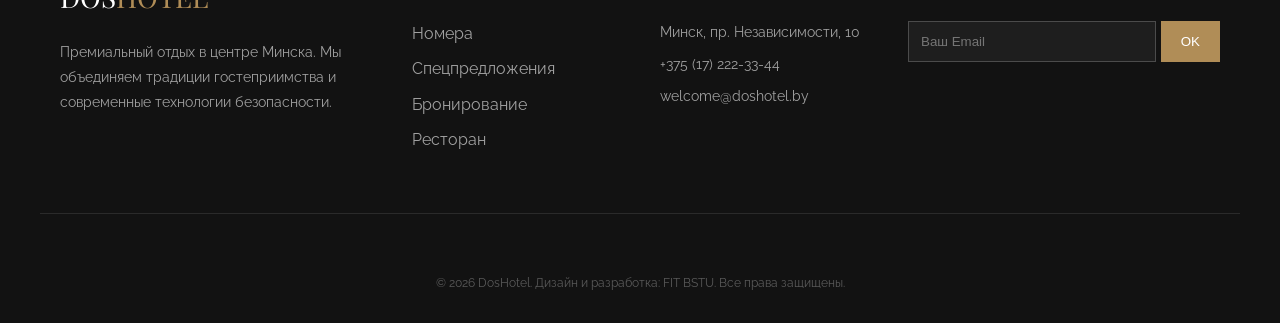
<file: rooms.html>
<!DOCTYPE html>
<html lang="ru">

<head>
    <meta charset="UTF-8">
    <meta name="viewport" content="width=device-width, initial-scale=1.0">
    <title>Номера и цены | DosHotel</title>
    <link rel="stylesheet" href="style.css">
    <link rel="stylesheet" href="https://cdnjs.cloudflare.com/ajax/libs/font-awesome/6.0.0/css/all.min.css">
</head>

<body>
    <header class="main-header">
        <div class="container nav-flex">
            <a href="index.html" class="logo">
                <img src="logo.svg" alt="DosHotel" style="height: 30px; width: auto; vertical-align: middle;">
            </a>
            <nav>
                <ul class="nav-menu">
                    <li><a href="index.html">Главная</a></li>
                    <li><a href="rooms.html" class="active">Номера</a></li>
                    <li><a href="restaurant.html">Ресторан</a></li>
                    <li><a href="offers.html">Акции</a></li>
                    <li><a href="contacts.html">Контакты</a></li>
                </ul>
            </nav>
            <a href="booking.html" class="btn btn-gold ">Забронировать</a>
            <button class="burger" type="button" aria-label="Открыть меню">
                <span></span>
                <span></span>
                <span></span>
            </button>
        </div>
    </header>

    <section class="container" style="padding: 80px 0;">
        <h1 style="font-family: 'Playfair Display'; text-align: center; margin-bottom: 50px;">Наш номерной фонд</h1>
        <div class="grid">
            <div class="card">
                <img src="img/3.png" alt="Standard">
                <div class="content">
                    <h3>Standard Single</h3>
                    <div class="amenities" style="color: #b08d57; font-size: 13px; margin: 10px 0;">
                        <i class="fas fa-wifi"></i> <i class="fas fa-tv"></i>
                    </div>
                    <p>Базовый уют для одного гостя.</p>
                    <span style="display:block; margin: 15px 0; font-weight: 700;">120 BYN</span>
                    <a href="booking.html" class="btn btn-outline">Выбрать</a>
                </div>
            </div>

            <div class="card">
                <img src="img/1.png" alt="Superior">
                <div class="content">
                    <h3>Superior Double</h3>
                    <div class="amenities" style="color: #b08d57; font-size: 13px; margin: 10px 0;">
                        <i class="fas fa-wifi"></i> <i class="fas fa-tv"></i> <i class="fas fa-snowflake"></i>
                    </div>
                    <p>Классический комфорт для двоих.</p>
                    <span style="display:block; margin: 15px 0; font-weight: 700;">180 BYN</span>
                    <a href="booking.html" class="btn btn-outline">Выбрать</a>
                </div>
            </div>

            <div class="card">
                <img src="img/2.png" alt="Business">
                <div class="content">
                    <h3>Business Studio</h3>
                    <div class="amenities" style="color: #b08d57; font-size: 13px; margin: 10px 0;">
                        <i class="fas fa-wifi"></i> <i class="fas fa-coffee"></i> <i class="fas fa-briefcase"></i>
                    </div>
                    <p>Всё для продуктивной работы.</p>
                    <span style="display:block; margin: 15px 0; font-weight: 700;">250 BYN</span>
                    <a href="booking.html" class="btn btn-outline">Выбрать</a>
                </div>
            </div>

            <div class="card">
                <img src="img/4.png" alt="Family">
                <div class="content">
                    <h3>Family Suite</h3>
                    <div class="amenities" style="color: #b08d57; font-size: 13px; margin: 10px 0;">
                        <i class="fas fa-users"></i> <i class="fas fa-utensils"></i> <i class="fas fa-couch"></i>
                    </div>
                    <p>Простор для всей семьи.</p>
                    <span style="display:block; margin: 15px 0; font-weight: 700;">350 BYN</span>
                    <a href="booking.html" class="btn btn-outline">Выбрать</a>
                </div>
            </div>

            <div class="card">
                <img src="img/5.png" alt="Loft">
                <div class="content">
                    <h3>Loft Apartment</h3>
                    <div class="amenities" style="color: #b08d57; font-size: 13px; margin: 10px 0;">
                        <i class="fas fa-city"></i> <i class="fas fa-music"></i> <i
                            class="fas fa-glass-martini-alt"></i>
                    </div>
                    <p>Стиль и панорамные виды.</p>
                    <span style="display:block; margin: 15px 0; font-weight: 700;">500 BYN</span>
                    <a href="booking.html" class="btn btn-outline">Выбрать</a>
                </div>
            </div>

            <div class="card">
                <img src="img/6.png" alt="Royal">
                <div class="content">
                    <h3>Royal Lux</h3>
                    <div class="amenities" style="color: #b08d57; font-size: 13px; margin: 10px 0;">
                        <i class="fas fa-crown"></i> <i class="fas fa-bath"></i> <i class="fas fa-concierge-bell"></i>
                    </div>
                    <p>Вершина роскоши и сервиса.</p>
                    <span style="display:block; margin: 15px 0; font-weight: 700;">950 BYN</span>
                    <a href="booking.html" class="btn btn-outline">Выбрать</a>
                </div>
            </div>
        </div>
    </section>
    <footer class="main-footer">
        <div class="container footer-grid">
            <div>
                <a href="#" class="logo" style="color: white;">DOS<span>HOTEL</span></a>
                <p style="margin-top: 20px; font-size: 14px; line-height: 1.8;">Премиальный отдых в центре Минска. Мы
                    объединяем традиции гостеприимства и современные технологии безопасности.</p>
            </div>
            <div>
                <h4>Навигация</h4>
                <ul>
                    <li><a href="rooms.html">Номера</a></li>
                    <li><a href="offers.html">Спецпредложения</a></li>
                    <li><a href="booking.html">Бронирование</a></li>
                    <li><a href="restaurant.html">Ресторан</a></li>
                </ul>
            </div>
            <div>
                <h4>Контакты</h4>
                <p style="font-size: 14px; margin-bottom: 10px;">Минск, пр. Независимости, 10</p>
                <p style="font-size: 14px; margin-bottom: 10px;">+375 (17) 222-33-44</p>
                <p style="font-size: 14px;">welcome@doshotel.by</p>
            </div>
            <div>
                <h4>Новости</h4>
                <form style="margin-top: 15px; display: flex; gap: 5px;">
                    <input type="email" placeholder="Ваш Email"
                        style="background: rgba(255,255,255,0.05); border: 1px solid rgba(255,255,255,0.2); padding: 12px; color: white; flex: 1;">
                    <button class="btn-gold" style="padding: 12px 20px; cursor: pointer; border: none;">OK</button>
                </form>
            </div>
        </div>
        <div class="container" style="text-align: center; margin-top: 60px; font-size: 12px; opacity: 0.5;">
            &copy; 2026 DosHotel. Дизайн и разработка: FIT BSTU. Все права защищены.
        </div>
    </footer>
    <script src="script.js"></script>
</body>

</html>
</file>
<file: style.css>
@import url("https://fonts.googleapis.com/css2?family=Playfair+Display:wght@700&family=Raleway:wght@300;400;600&display=swap");
* {
  margin: 0;
  padding: 0;
  box-sizing: border-box;
}

body {
  font-family: "Raleway", sans-serif;
  color: #121212;
  line-height: 1.6;
  background: #ffffff;
}

body.page-sticky-footer {
  min-height: 100vh;
  display: flex;
  flex-direction: column;
}

body.page-sticky-footer main,
body.page-sticky-footer .page-main-content {
  flex: 1 0 auto;
}

.container {
  max-width: 1200px;
  margin: 0 auto;
  padding: 0 20px;
}

.main-header {
  height: 90px;
  display: flex;
  align-items: center;
  position: sticky;
  top: 0;
  background: rgba(255, 255, 255, 0.95);
  backdrop-filter: blur(10px);
  z-index: 1000;
  border-bottom: 1px solid #eee;
}
.main-header .nav-flex {
  display: flex;
  justify-content: space-between;
  align-items: center;
  width: 100%;
}

.logo {
  font-family: "Playfair Display", serif;
  font-size: 28px;
  text-decoration: none;
  color: #121212;
}
.logo span {
  color: #b08d57;
}

.nav-menu {
  display: flex;
  list-style: none;
  gap: 30px;
}
.nav-menu a {
  text-decoration: none;
  color: #121212;
  font-weight: 600;
  font-size: 13px;
  text-transform: uppercase;
  transition: 0.3s;
}
.nav-menu a:hover {
  color: #b08d57;
}

.btn {
  padding: 14px 30px;
  text-transform: uppercase;
  font-size: 12px;
  font-weight: 700;
  letter-spacing: 1px;
  cursor: pointer;
  transition: 0.4s;
  border: none;
  text-decoration: none;
  display: inline-block;
}

.btn-gold {
  background: #b08d57;
  color: #ffffff;
  border: 1px solid #b08d57;
}
.btn-gold:hover {
  background: #121212;
  border-color: #121212;
  color: #ffffff;
}
.btn-gold.active {
  background: #121212;
  color: #ffffff;
  border: 1px solid #121212;
}

.btn-outline {
  border: 2px solid #121212;
  color: #121212;
}
.btn-outline:hover {
  background: #121212;
  color: #121212;
}

.social-link-btn:hover {
  background: #b08d57;
  border-color: #b08d57;
  color: #ffffff;
}

.toast {
  position: fixed;
  bottom: -100px;
  right: 30px;
  background: #121212;
  color: white;
  padding: 20px 40px;
  border-left: 5px solid #b08d57;
  transition: 0.5s cubic-bezier(0.175, 0.885, 0.32, 1.275);
  z-index: 2000;
}
.toast.active {
  bottom: 30px;
}

.grid {
  display: grid;
  grid-template-columns: repeat(auto-fit, minmax(300px, 1fr));
  gap: 30px;
  margin: 50px 0;
}

.card {
  border: 1px solid #eee;
  overflow: hidden;
}
.card:hover img {
  transform: scale(1.05);
}
.card img {
  width: 100%;
  height: 250px;
  -o-object-fit: cover;
     object-fit: cover;
  transition: 1s;
}
.card .content {
  padding: 25px;
}

html {
  scroll-behavior: smooth;
}

.features {
  padding: 80px 0;
  background: #ffffff;
  text-align: center;
}
.features .features-grid {
  display: grid;
  grid-template-columns: repeat(4, 1fr);
  gap: 30px;
  margin-top: 50px;
}
.features .feature-item i {
  font-size: 40px;
  color: #b08d57;
  margin-bottom: 20px;
}
.features .feature-item h4 {
  text-transform: uppercase;
  letter-spacing: 1px;
  margin-bottom: 10px;
}
.features .feature-item p {
  font-size: 14px;
  color: #777;
}

.about-block {
  display: flex;
  align-items: center;
  gap: 60px;
  padding: 100px 0;
}
.about-block .about-text {
  flex: 1;
}
.about-block .about-img {
  flex: 1;
  height: 500px;
  background: url("https://images.unsplash.com/photo-1571896349842-33c89424de2d?auto=format&fit=crop&w=800") center/cover;
  box-shadow: 30px 30px 0 #b08d57;
}

.main-footer {
  background: #121212;
  color: rgba(255, 255, 255, 0.6);
  padding: 80px 0 30px;
}
.main-footer .footer-grid {
  display: grid;
  grid-template-columns: 1.5fr 1fr 1fr 1.5fr;
  gap: 40px;
  border-bottom: 1px solid rgba(255, 255, 255, 0.1);
  padding-bottom: 50px;
}
.main-footer h4 {
  color: #ffffff;
  margin-bottom: 20px;
  text-transform: uppercase;
}
.main-footer ul {
  list-style: none;
}
.main-footer ul li {
  margin-bottom: 10px;
}
.main-footer ul li a {
  color: inherit;
  text-decoration: none;
}
.main-footer ul li a:hover {
  color: #b08d57;
}

.booking-wrapper {
  display: grid;
  grid-template-columns: 2fr 1fr;
  gap: 40px;
  align-items: start;
  margin-bottom: 100px;
}

.form-container {
  background: white;
  padding: 40px;
  box-shadow: 0 15px 40px rgba(0, 0, 0, 0.05);
  border-radius: 4px;
}

.booking-summary {
  background: #fdfdfd;
  padding: 40px;
  border: 1px solid #eee;
  position: sticky;
  top: 120px;
}
.booking-summary .summary-item {
  display: flex;
  justify-content: space-between;
  margin-bottom: 15px;
  font-size: 14px;
}
.booking-summary .total-price-block {
  margin-top: 30px;
  padding-top: 20px;
  border-top: 2px solid #b08d57;
}
.booking-summary .total-price-block span {
  font-size: 14px;
  color: #888;
}
.booking-summary .total-price-block h2 {
  color: #121212;
  margin-top: 5px;
}

.form-group {
  margin-bottom: 25px;
}
.form-group label {
  display: block;
  font-size: 11px;
  text-transform: uppercase;
  letter-spacing: 1px;
  font-weight: 700;
  margin-bottom: 10px;
  color: #555;
}
.form-group label i {
  color: #b08d57;
  margin-right: 5px;
}
.form-group input, .form-group select, .form-group textarea {
  width: 100%;
  padding: 15px;
  border: 1px solid #ddd;
  font-family: inherit;
}
.form-group input:focus, .form-group select:focus, .form-group textarea:focus {
  outline: none;
  border-color: #b08d57;
}

.hero-slider {
  position: relative;
  height: 100vh;
  overflow: hidden;
  background: #121212;
}
.hero-slider .slide {
  position: absolute;
  top: 0;
  left: 0;
  width: 100%;
  height: 100%;
  background-size: cover;
  background-position: center;
  opacity: 0;
  animation: slideFade 20s infinite;
}
.hero-slider .slide::after {
  content: "";
  position: absolute;
  top: 0;
  left: 0;
  width: 100%;
  height: 100%;
  background: rgba(0, 0, 0, 0.4);
}
.hero-slider .slide:nth-child(1) {
  background-image: url("https://images.unsplash.com/photo-1542314831-068cd1dbfeeb?auto=format&fit=crop&w=1920");
  animation-delay: 0s;
}
.hero-slider .slide:nth-child(2) {
  background-image: url("https://images.unsplash.com/photo-1566073771259-6a8506099945?auto=format&fit=crop&w=1920");
  animation-delay: 5s;
}
.hero-slider .slide:nth-child(3) {
  background-image: url("https://images.unsplash.com/photo-1571896349842-33c89424de2d?auto=format&fit=crop&w=1920");
  animation-delay: 10s;
}
.hero-slider .slide:nth-child(4) {
  background-image: url("https://images.unsplash.com/photo-1591088398332-8a7791972843?auto=format&fit=crop&w=1920");
  animation-delay: 15s;
}
.hero-slider .hero-content {
  position: relative;
  z-index: 10;
  height: 100%;
  display: flex;
  align-items: center;
  justify-content: center;
  text-align: center;
  color: #ffffff;
}

@keyframes slideFade {
  0% {
    opacity: 0;
    transform: scale(1);
  }
  10% {
    opacity: 1;
  }
  25% {
    opacity: 1;
  }
  35% {
    opacity: 0;
    transform: scale(1.05);
  }
  100% {
    opacity: 0;
  }
}
.restaurant-hero {
  height: 60vh;
  background: linear-gradient(rgba(0, 0, 0, 0.6), rgba(0, 0, 0, 0.6)), url("https://images.unsplash.com/photo-1514362545857-3bc16c4c7d1b?auto=format&fit=crop&w=1600") center/cover;
  display: flex;
  align-items: center;
  justify-content: center;
  color: white;
}

.menu-section {
  padding: 80px 0;
}
.menu-section .menu-grid {
  display: grid;
  grid-template-columns: 1fr 1fr;
  gap: 40px;
  margin-top: 40px;
}
.menu-section .menu-item {
  display: flex;
  justify-content: space-between;
  border-bottom: 1px dashed #ddd;
  padding-bottom: 10px;
}
.menu-section .menu-item h5 {
  font-family: "Playfair Display", serif;
  font-size: 18px;
}
.menu-section .menu-item .price {
  color: #b08d57;
  font-weight: 700;
}

.menu-item {
  display: flex;
  justify-content: space-between;
  align-items: baseline;
  margin-bottom: 20px;
  position: relative;
}
.menu-item h5 {
  font-family: "Raleway", sans-serif;
  font-weight: 600;
  background: #fdfaf5;
  padding-right: 10px;
  z-index: 1;
}
.menu-item .price {
  font-weight: 700;
  color: #b08d57;
  background: #fdfaf5;
  padding-left: 10px;
  z-index: 1;
}
.menu-item::after {
  content: "";
  position: absolute;
  bottom: 5px;
  left: 0;
  width: 100%;
  border-bottom: 1px dotted #ccc;
  z-index: 0;
}

.nav-menu {
  display: flex;
  list-style: none;
  gap: 30px;
}
.nav-menu li {
  position: relative;
}
.nav-menu li a {
  text-decoration: none;
  color: dark;
  font-weight: 500;
  transition: all 0.3s ease;
  padding: 5px 0;
  position: relative;
}
.nav-menu li a.active {
  color: #b08d57 !important;
}
.nav-menu li a.active::after {
  width: 100%;
  left: 0;
}
.nav-menu li a::after {
  content: "";
  position: absolute;
  bottom: 0;
  left: 50%;
  width: 0;
  height: 2px;
  background-color: #b08d57;
  transition: all 0.3s ease;
  transform: translateX(0);
}
.nav-menu li a:hover {
  color: #b08d57;
}
.nav-menu li a:hover::after {
  width: 100%;
  left: 0;
}

.btn-gold.active {
  background: transparent;
  border: 1px solid #b08d57;
  color: #b08d57;
  box-shadow: 0 0 15px rgba(176, 141, 87, 0.3);
}

.burger {
  display: none;
  flex-direction: column;
  justify-content: space-between;
  width: 28px;
  height: 20px;
  background: none;
  border: none;
  cursor: pointer;
  padding: 0;
  z-index: 1100;
  position: relative;
}
.burger span {
  display: block;
  width: 100%;
  height: 2px;
  background-color: #121212;
  transition: transform 0.3s ease, opacity 0.3s ease;
  border-radius: 2px;
}
.burger.active span:nth-child(1) {
  transform: translateY(9px) rotate(45deg);
  background-color: #b08d57;
}
.burger.active span:nth-child(2) {
  opacity: 0;
}
.burger.active span:nth-child(3) {
  transform: translateY(-9px) rotate(-45deg);
  background-color: #b08d57;
}

.menu-overlay {
  display: none;
  position: fixed;
  top: 0;
  left: 0;
  width: 100%;
  height: 100%;
  background: rgba(0, 0, 0, 0.5);
  z-index: 900;
  backdrop-filter: blur(3px);
}
.menu-overlay.active {
  display: block;
}

.nav-menu .mobile-booking-btn {
  display: none;
}

@media (max-width: 768px) {
  .burger {
    display: flex;
  }
  html,
  body {
    overflow-x: hidden;
  }
  body.menu-open {
    overflow: hidden;
  }
  .nav-menu {
    position: fixed;
    top: 0;
    right: 0;
    width: 80%;
    max-width: 320px;
    height: 100vh;
    background: #ffffff;
    flex-direction: column;
    justify-content: center;
    align-items: center;
    gap: 35px;
    padding: 40px 20px;
    box-shadow: -5px 0 30px rgba(0, 0, 0, 0.15);
    transform: translateX(100%);
    transition: transform 0.4s cubic-bezier(0.1, 0.9, 0.2, 1);
    z-index: 1050;
    margin: 0;
    list-style: none;
  }
  .nav-menu.active {
    transform: translateX(0);
  }
  .nav-menu li {
    margin: 0;
  }
  .nav-menu a {
    font-size: 18px;
    font-weight: 500;
    padding: 10px 0;
    display: block;
  }
  .main-header .btn-gold {
    display: none;
  }
  .nav-menu .mobile-booking-btn {
    display: block;
    margin-top: 20px;
  }
  .nav-menu .mobile-booking-btn a {
    background: #b08d57;
    color: white;
    padding: 12px 30px;
    border-radius: 4px;
    text-align: center;
  }
  .nav-menu .mobile-booking-btn a:hover {
    background: #121212;
  }
}
@media (min-width: 769px) and (max-width: 1024px) {
  .nav-menu {
    gap: 20px;
  }
  .nav-menu a {
    font-size: 12px;
  }
  .hero-slider .hero-content h1 {
    font-size: 52px !important;
  }
}
@media (max-width: 768px) {
  .hero-slider {
    height: 70vh;
  }
  .hero-slider .hero-content .container {
    padding: 20px !important;
  }
  .hero-slider .hero-content .container h1 {
    font-size: 32px !important;
  }
  .hero-slider .hero-content .container p {
    font-size: 12px;
    letter-spacing: 3px;
  }
  .hero-slider .hero-content .container .btn {
    padding: 10px 20px;
    font-size: 11px;
  }
}
@media (max-width: 768px) {
  .features {
    padding: 50px 0;
  }
  .features .features-grid {
    grid-template-columns: repeat(2, 1fr);
    gap: 25px;
  }
  .features .features-grid .feature-item i {
    font-size: 32px;
  }
  .features .features-grid .feature-item h4 {
    font-size: 14px;
  }
  .features .features-grid .feature-item p {
    font-size: 12px;
  }
}
@media (max-width: 480px) {
  .features .features-grid {
    grid-template-columns: 1fr;
  }
}
@media (max-width: 768px) {
  .hotel-story .story-grid {
    grid-template-columns: 1fr !important;
    gap: 40px !important;
  }
  .hotel-story .story-grid .about-img {
    height: 350px !important;
    box-shadow: -15px 15px 0 #b08d57 !important;
  }
  .hotel-story .story-grid .story-text h2 {
    font-size: 28px !important;
  }
  .hotel-story .story-grid .stats-grid {
    gap: 15px;
  }
  .hotel-story .story-grid .stats-grid h3 {
    font-size: 24px !important;
  }
}
@media (max-width: 768px) {
  .home-restaurant {
    padding: 60px 0 !important;
  }
  .home-restaurant h2 {
    font-size: 32px !important;
  }
  .home-restaurant p {
    font-size: 14px !important;
  }
  .home-restaurant .btn {
    padding: 10px 20px;
    font-size: 11px;
  }
}
@media (max-width: 768px) {
  .restaurant-hero {
    height: 50vh;
  }
  .restaurant-hero span {
    letter-spacing: 2px !important;
    font-size: 12px !important;
  }
  .restaurant-hero h1 {
    font-size: 36px !important;
  }
  .restaurant-hero .container {
    padding-left: 24px;
    padding-right: 24px;
  }
  .restaurant-hero p {
    padding-left: 6px;
    padding-right: 6px;
  }
  .container > div[style*="grid-template-columns: 1fr 1fr"] {
    grid-template-columns: 1fr !important;
    gap: 30px !important;
  }
  .menu-section .menu-grid {
    grid-template-columns: 1fr !important;
  }
  section.container div[style*="margin-top: 30px; display: flex; gap: 40px;"] {
    flex-direction: column !important;
    gap: 12px !important;
  }
  section.container div[style*="height: 400px; background: url('img/7.png')"] {
    height: 280px !important;
    box-shadow: 10px 10px 0 #b08d57 !important;
  }
  section.container div[style*="display: grid; grid-template-columns: 1fr 1fr; gap: 60px; align-items: center;"] {
    gap: 22px !important;
  }
  section.container div[style*="display: grid; grid-template-columns: 1fr 1fr; gap: 60px; align-items: center;"] > div:first-child {
    padding: 0 4px;
  }
  section.container div[style*="display: grid; grid-template-columns: 1fr 1fr; gap: 60px; align-items: center;"] > div:first-child h2 {
    font-size: 28px !important;
    line-height: 1.25;
    margin-bottom: 14px !important;
  }
  section.container div[style*="display: grid; grid-template-columns: 1fr 1fr; gap: 60px; align-items: center;"] > div:first-child p {
    font-size: 15px;
    line-height: 1.55;
  }
  .menu-item {
    align-items: flex-start;
    gap: 12px;
    margin-bottom: 16px;
  }
  .menu-item h5 {
    max-width: 72%;
    font-size: 15px;
    line-height: 1.4;
    background: transparent;
    padding-right: 0;
  }
  .menu-item .price {
    font-size: 15px;
    white-space: nowrap;
    background: transparent;
    padding-left: 0;
  }
  .menu-item::after {
    display: none;
  }
}
@media (max-width: 768px) {
  .grid {
    grid-template-columns: 1fr !important;
    gap: 25px;
  }
  .card .content {
    padding: 20px;
  }
  .card .content h3 {
    font-size: 20px;
  }
}
@media (max-width: 768px) {
  section.container > div[style*="grid-template-columns: repeat(auto-fit, minmax(450px, 1fr))"] {
    grid-template-columns: 1fr !important;
  }
  section.container > div[style*="grid-template-columns: repeat(auto-fit, minmax(450px, 1fr))"] > div {
    height: 350px !important;
  }
  section.container > div[style*="grid-template-columns: repeat(auto-fit, minmax(450px, 1fr))"] > div div {
    bottom: 20px !important;
    left: 20px !important;
    right: 20px !important;
  }
  section.container > div[style*="grid-template-columns: repeat(auto-fit, minmax(450px, 1fr))"] > div div h2 {
    font-size: 20px !important;
    margin: 10px 0 !important;
  }
  section.container > div[style*="grid-template-columns: repeat(auto-fit, minmax(450px, 1fr))"] > div div p {
    font-size: 12px !important;
    margin-bottom: 15px !important;
  }
  section.container > div[style*="grid-template-columns: repeat(auto-fit, minmax(450px, 1fr))"] > div div .btn {
    padding: 8px 16px;
    font-size: 11px;
  }
}
@media (max-width: 768px) {
  .contacts-grid {
    grid-template-columns: 1fr !important;
    gap: 30px !important;
  }
  iframe {
    height: 300px !important;
  }
}
@media (max-width: 768px) {
  .booking-header {
    margin-bottom: 30px !important;
    padding-top: 30px !important;
  }
  .booking-header h1 {
    font-size: 32px !important;
  }
  .booking-wrapper {
    grid-template-columns: 1fr !important;
    gap: 25px;
    margin-bottom: 50px;
  }
  .booking-summary {
    position: static;
    order: -1;
    padding: 25px 20px;
    margin-bottom: 0;
  }
  .booking-summary h3 {
    margin-bottom: 15px;
  }
  .booking-summary .summary-item {
    font-size: 14px;
    margin-bottom: 12px;
  }
  .booking-summary .total-price-block {
    margin-top: 20px;
  }
  .booking-summary .total-price-block h2 {
    font-size: 28px;
  }
  .form-container {
    padding: 25px 18px;
  }
  .form-container h2 {
    font-size: 24px;
    margin-bottom: 20px;
  }
  .form-group {
    margin-bottom: 18px;
  }
  .form-group label {
    font-size: 11px;
    margin-bottom: 8px;
  }
  .form-group input, .form-group select, .form-group textarea {
    padding: 12px;
    font-size: 16px;
  }
  div[style*="grid-template-columns: 1fr 1fr"] {
    grid-template-columns: 1fr !important;
    gap: 15px !important;
  }
  .btn-gold, .btn-outline {
    width: 100%;
    text-align: center;
    padding: 14px 20px;
  }
  .form-group div[style*="display: flex; gap: 10px;"] input {
    flex: 1 1 auto !important;
    min-width: 0;
  }
  .form-group div[style*="display: flex; gap: 10px;"] .btn-outline {
    width: auto;
    flex: 0 0 auto;
    padding: 12px 14px !important;
    white-space: nowrap;
  }
  .toast {
    width: calc(100% - 40px);
    left: 20px;
    right: auto;
    text-align: center;
    padding: 15px 20px;
    font-size: 13px;
  }
}
@media (max-width: 768px) {
  .main-footer {
    padding: 50px 0 30px;
  }
  .main-footer .footer-grid {
    grid-template-columns: 1fr !important;
    text-align: center;
    gap: 35px;
    padding-bottom: 40px;
  }
  .main-footer h4 {
    margin-bottom: 15px;
  }
  .main-footer form {
    max-width: 280px;
    margin: 0 auto;
  }
}
@media (max-width: 480px) {
  .container {
    padding: 0 15px;
  }
  .logo img {
    height: 24px !important;
  }
  .main-header {
    height: 65px;
  }
  .btn {
    font-size: 11px;
    padding: 10px 20px;
  }
}
</file>
